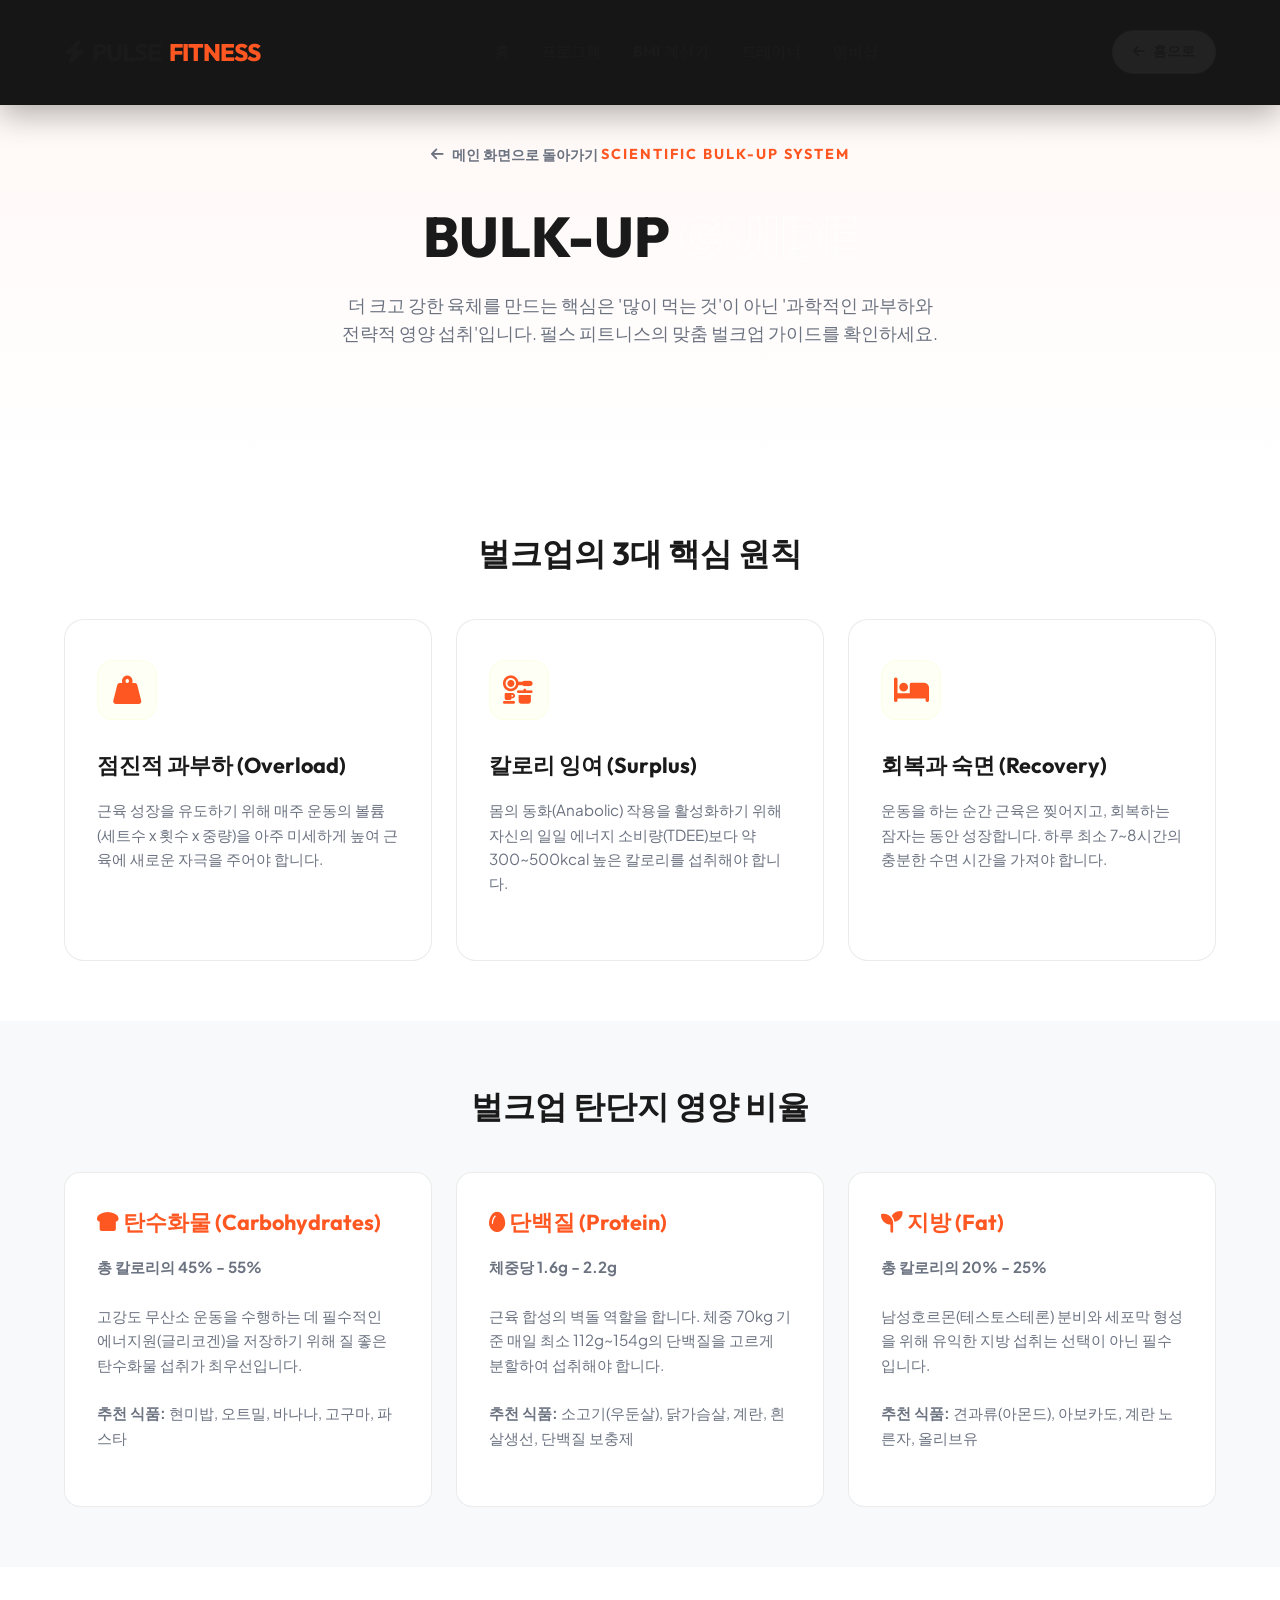
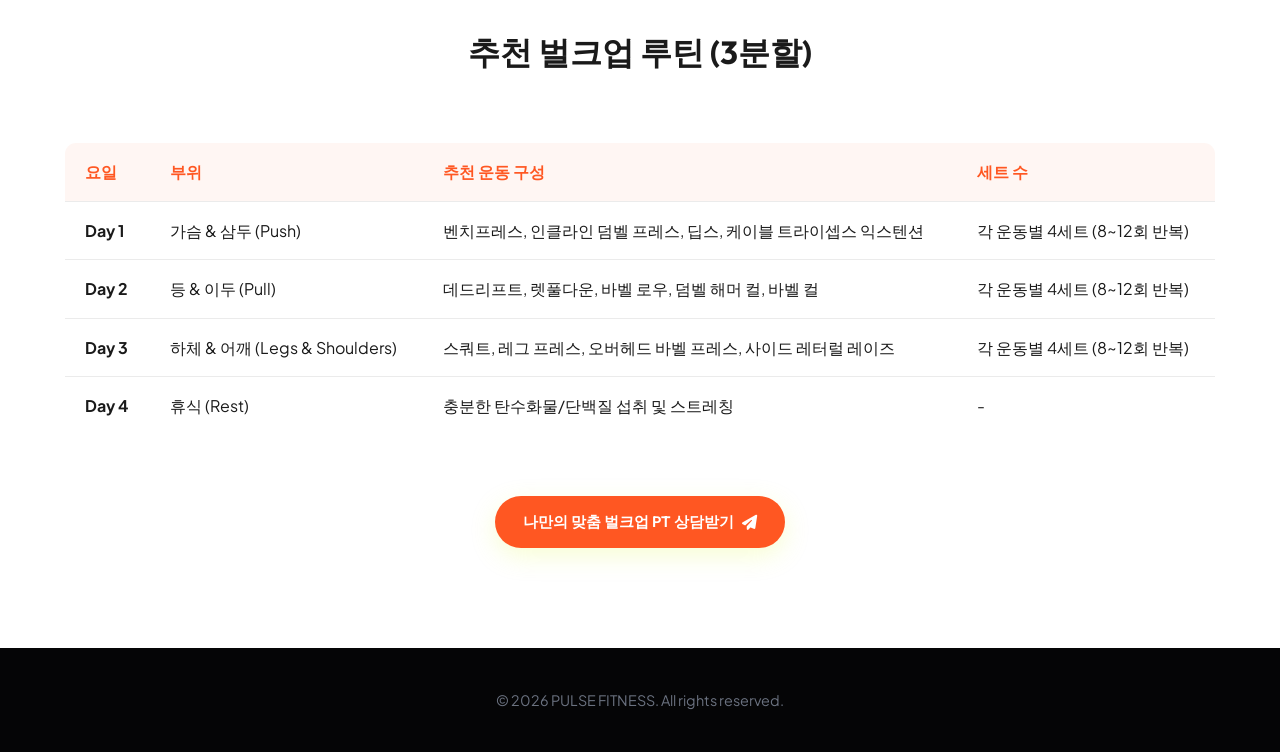
<file: bulkup.html>
<!DOCTYPE html>
<html lang="ko">
<head>
    <meta charset="UTF-8">
    <meta name="viewport" content="width=device-width, initial-scale=1.0">
    <title>PULSE BULK-UP GUIDE - 과학적인 벌크업 가이드</title>
    <!-- FontAwesome CSS -->
    <link rel="stylesheet" href="https://cdnjs.cloudflare.com/ajax/libs/font-awesome/6.4.0/css/all.min.css">
    <!-- Custom CSS -->
    <link rel="stylesheet" href="styles.css">
    <style>
        /* Override primary accent to electric orange for bulking energy */
        :root {
            --color-accent: #ff5722;
            --color-accent-rgb: 255, 87, 34;
            --color-accent-dark: #d32f2f;
            --border-color-hover: rgba(255, 87, 34, 0.3);
        }
        
        .guide-hero {
            padding: 140px 0 80px;
            background: linear-gradient(180deg, rgba(255, 87, 34, 0.05) 0%, transparent 100%);
            text-align: center;
        }
        
        .guide-subtitle {
            color: var(--color-accent);
            text-transform: uppercase;
            font-family: var(--font-heading);
            font-weight: 700;
            letter-spacing: 2px;
            font-size: 0.9rem;
            margin-bottom: 16px;
        }

        .guide-title {
            font-family: var(--font-heading);
            font-size: 3.5rem;
            font-weight: 800;
            line-height: 1.1;
            margin-bottom: 24px;
        }
        
        .guide-title span {
            color: transparent;
            -webkit-text-stroke: 1px rgba(255, 255, 255, 0.8);
        }

        .guide-desc {
            max-width: 600px;
            margin: 0 auto 40px;
            color: var(--color-text-muted);
            font-size: 1.1rem;
        }

        .back-home {
            display: inline-flex;
            align-items: center;
            gap: 8px;
            color: var(--color-text-muted);
            font-weight: 600;
            margin-bottom: 40px;
            font-size: 0.9rem;
        }
        
        .back-home:hover {
            color: var(--color-accent);
        }

        .guide-section-title {
            font-family: var(--font-heading);
            font-size: 2rem;
            font-weight: 700;
            margin-bottom: 40px;
            text-align: center;
        }

        /* Routine Grid */
        .routine-table {
            width: 100%;
            border-collapse: collapse;
            margin-top: 24px;
            background: var(--bg-card);
            border: 1px solid var(--border-color);
            border-radius: 12px;
            overflow: hidden;
        }

        .routine-table th, .routine-table td {
            padding: 16px 20px;
            text-align: left;
            border-bottom: 1px solid var(--border-color);
        }

        .routine-table th {
            background: rgba(255, 87, 34, 0.05);
            font-weight: 700;
            color: var(--color-accent);
        }

        .routine-table tr:last-child td {
            border-bottom: none;
        }

        .nutrition-card {
            background: var(--bg-card);
            border: 1px solid var(--border-color);
            border-radius: 16px;
            padding: 32px;
            height: 100%;
            transition: var(--transition-smooth);
        }
        
        .nutrition-card:hover {
            border-color: var(--color-accent);
            transform: translateY(-4px);
        }
    </style>
</head>
<body>

    <!-- Header / Navigation -->
    <header class="scrolled">
        <div class="container nav-container">
            <a href="index.html" class="logo">
                <i class="fa-solid fa-bolt"></i> PULSE <span>FITNESS</span>
            </a>
            <nav class="nav-links">
                <a href="index.html#hero">홈</a>
                <a href="index.html#programs">프로그램</a>
                <a href="index.html#bmi">BMI 계산기</a>
                <a href="index.html#trainers">트레이너</a>
                <a href="index.html#pricing">멤버십</a>
            </nav>
            <div class="nav-cta">
                <a href="index.html" class="btn btn-secondary" style="padding: 10px 20px; font-size: 0.85rem;"><i class="fa-solid fa-arrow-left"></i> 홈으로</a>
            </div>
        </div>
    </header>

    <!-- Guide Hero -->
    <section class="guide-hero">
        <div class="container">
            <a href="index.html" class="back-home"><i class="fa-solid fa-arrow-left"></i> 메인 화면으로 돌아가기</a>
            <span class="guide-subtitle">Scientific Bulk-Up System</span>
            <h1 class="guide-title">BULK-UP <span>GUIDE</span></h1>
            <p class="guide-desc">
                더 크고 강한 육체를 만드는 핵심은 '많이 먹는 것'이 아닌 '과학적인 과부하와 전략적 영양 섭취'입니다. 펄스 피트니스의 맞춤 벌크업 가이드를 확인하세요.
            </p>
        </div>
    </section>

    <!-- Core Rules Section -->
    <section style="padding: 60px 0;">
        <div class="container">
            <h2 class="guide-section-title">벌크업의 3대 핵심 원칙</h2>
            <div class="programs-grid">
                <!-- Rule 1 -->
                <div class="program-card reveal active">
                    <div class="program-icon">
                        <i class="fa-solid fa-weight-hanging"></i>
                    </div>
                    <h3 class="program-title">점진적 과부하 (Overload)</h3>
                    <p class="program-desc">
                        근육 성장을 유도하기 위해 매주 운동의 볼륨(세트수 x 횟수 x 중량)을 아주 미세하게 높여 근육에 새로운 자극을 주어야 합니다.
                    </p>
                </div>
                <!-- Rule 2 -->
                <div class="program-card reveal active" style="transition-delay: 0.1s;">
                    <div class="program-icon">
                        <i class="fa-solid fa-kitchen-set"></i>
                    </div>
                    <h3 class="program-title">칼로리 잉여 (Surplus)</h3>
                    <p class="program-desc">
                        몸의 동화(Anabolic) 작용을 활성화하기 위해 자신의 일일 에너지 소비량(TDEE)보다 약 300~500kcal 높은 칼로리를 섭취해야 합니다.
                    </p>
                </div>
                <!-- Rule 3 -->
                <div class="program-card reveal active" style="transition-delay: 0.2s;">
                    <div class="program-icon">
                        <i class="fa-solid fa-bed"></i>
                    </div>
                    <h3 class="program-title">회복과 숙면 (Recovery)</h3>
                    <p class="program-desc">
                        운동을 하는 순간 근육은 찢어지고, 회복하는 잠자는 동안 성장합니다. 하루 최소 7~8시간의 충분한 수면 시간을 가져야 합니다.
                    </p>
                </div>
            </div>
        </div>
    </section>

    <!-- Nutrition Plan Section -->
    <section style="padding: 60px 0; background: var(--bg-secondary);">
        <div class="container">
            <h2 class="guide-section-title">벌크업 탄단지 영양 비율</h2>
            <div class="programs-grid" style="grid-template-columns: repeat(auto-fit, minmax(320px, 1fr));">
                <!-- Nutrition Card 1 -->
                <div class="nutrition-card reveal active">
                    <h3 class="program-title" style="color: var(--color-accent);"><i class="fa-solid fa-bread-slice"></i> 탄수화물 (Carbohydrates)</h3>
                    <p class="program-desc" style="font-size: 0.95rem;">
                        <strong>총 칼로리의 45% - 55%</strong><br><br>
                        고강도 무산소 운동을 수행하는 데 필수적인 에너지원(글리코겐)을 저장하기 위해 질 좋은 탄수화물 섭취가 최우선입니다.<br><br>
                        <strong>추천 식품:</strong> 현미밥, 오트밀, 바나나, 고구마, 파스타
                    </p>
                </div>
                <!-- Nutrition Card 2 -->
                <div class="nutrition-card reveal active" style="transition-delay: 0.1s;">
                    <h3 class="program-title" style="color: var(--color-accent);"><i class="fa-solid fa-egg"></i> 단백질 (Protein)</h3>
                    <p class="program-desc" style="font-size: 0.95rem;">
                        <strong>체중당 1.6g - 2.2g</strong><br><br>
                        근육 합성의 벽돌 역할을 합니다. 체중 70kg 기준 매일 최소 112g~154g의 단백질을 고르게 분할하여 섭취해야 합니다.<br><br>
                        <strong>추천 식품:</strong> 소고기(우둔살), 닭가슴살, 계란, 흰살생선, 단백질 보충제
                    </p>
                </div>
                <!-- Nutrition Card 3 -->
                <div class="nutrition-card reveal active" style="transition-delay: 0.2s;">
                    <h3 class="program-title" style="color: var(--color-accent);"><i class="fa-solid fa-seedling"></i> 지방 (Fat)</h3>
                    <p class="program-desc" style="font-size: 0.95rem;">
                        <strong>총 칼로리의 20% - 25%</strong><br><br>
                        남성호르몬(테스토스테론) 분비와 세포막 형성을 위해 유익한 지방 섭취는 선택이 아닌 필수입니다.<br><br>
                        <strong>추천 식품:</strong> 견과류(아몬드), 아보카도, 계란 노른자, 올리브유
                    </p>
                </div>
            </div>
        </div>
    </section>

    <!-- Workout Routine Section -->
    <section style="padding: 60px 0 100px;">
        <div class="container">
            <h2 class="guide-section-title">추천 벌크업 루틴 (3분할)</h2>
            <div style="overflow-x: auto;">
                <table class="routine-table">
                    <thead>
                        <tr>
                            <th>요일</th>
                            <th>부위</th>
                            <th>추천 운동 구성</th>
                            <th>세트 수</th>
                        </tr>
                    </thead>
                    <tbody>
                        <tr>
                            <td><strong>Day 1</strong></td>
                            <td>가슴 & 삼두 (Push)</td>
                            <td>벤치프레스, 인클라인 덤벨 프레스, 딥스, 케이블 트라이셉스 익스텐션</td>
                            <td>각 운동별 4세트 (8~12회 반복)</td>
                        </tr>
                        <tr>
                            <td><strong>Day 2</strong></td>
                            <td>등 & 이두 (Pull)</td>
                            <td>데드리프트, 렛풀다운, 바벨 로우, 덤벨 해머 컬, 바벨 컬</td>
                            <td>각 운동별 4세트 (8~12회 반복)</td>
                        </tr>
                        <tr>
                            <td><strong>Day 3</strong></td>
                            <td>하체 & 어깨 (Legs & Shoulders)</td>
                            <td>스쿼트, 레그 프레스, 오버헤드 바벨 프레스, 사이드 레터럴 레이즈</td>
                            <td>각 운동별 4세트 (8~12회 반복)</td>
                        </tr>
                        <tr>
                            <td><strong>Day 4</strong></td>
                            <td>휴식 (Rest)</td>
                            <td>충분한 탄수화물/단백질 섭취 및 스트레칭</td>
                            <td>-</td>
                        </tr>
                    </tbody>
                </table>
            </div>
            <div style="text-align: center; margin-top: 60px;">
                <a href="index.html#contact" class="btn btn-primary">나만의 맞춤 벌크업 PT 상담받기 <i class="fa-solid fa-paper-plane"></i></a>
            </div>
        </div>
    </section>

    <!-- Footer -->
    <footer style="background-color: #050506; border-top: 1px solid var(--border-color); padding: 40px 0;">
        <div class="container" style="text-align: center; color: var(--color-text-muted); font-size: 0.9rem;">
            <p>&copy; 2026 PULSE FITNESS. All rights reserved.</p>
        </div>
    </footer>

</body>
</html>
</file>
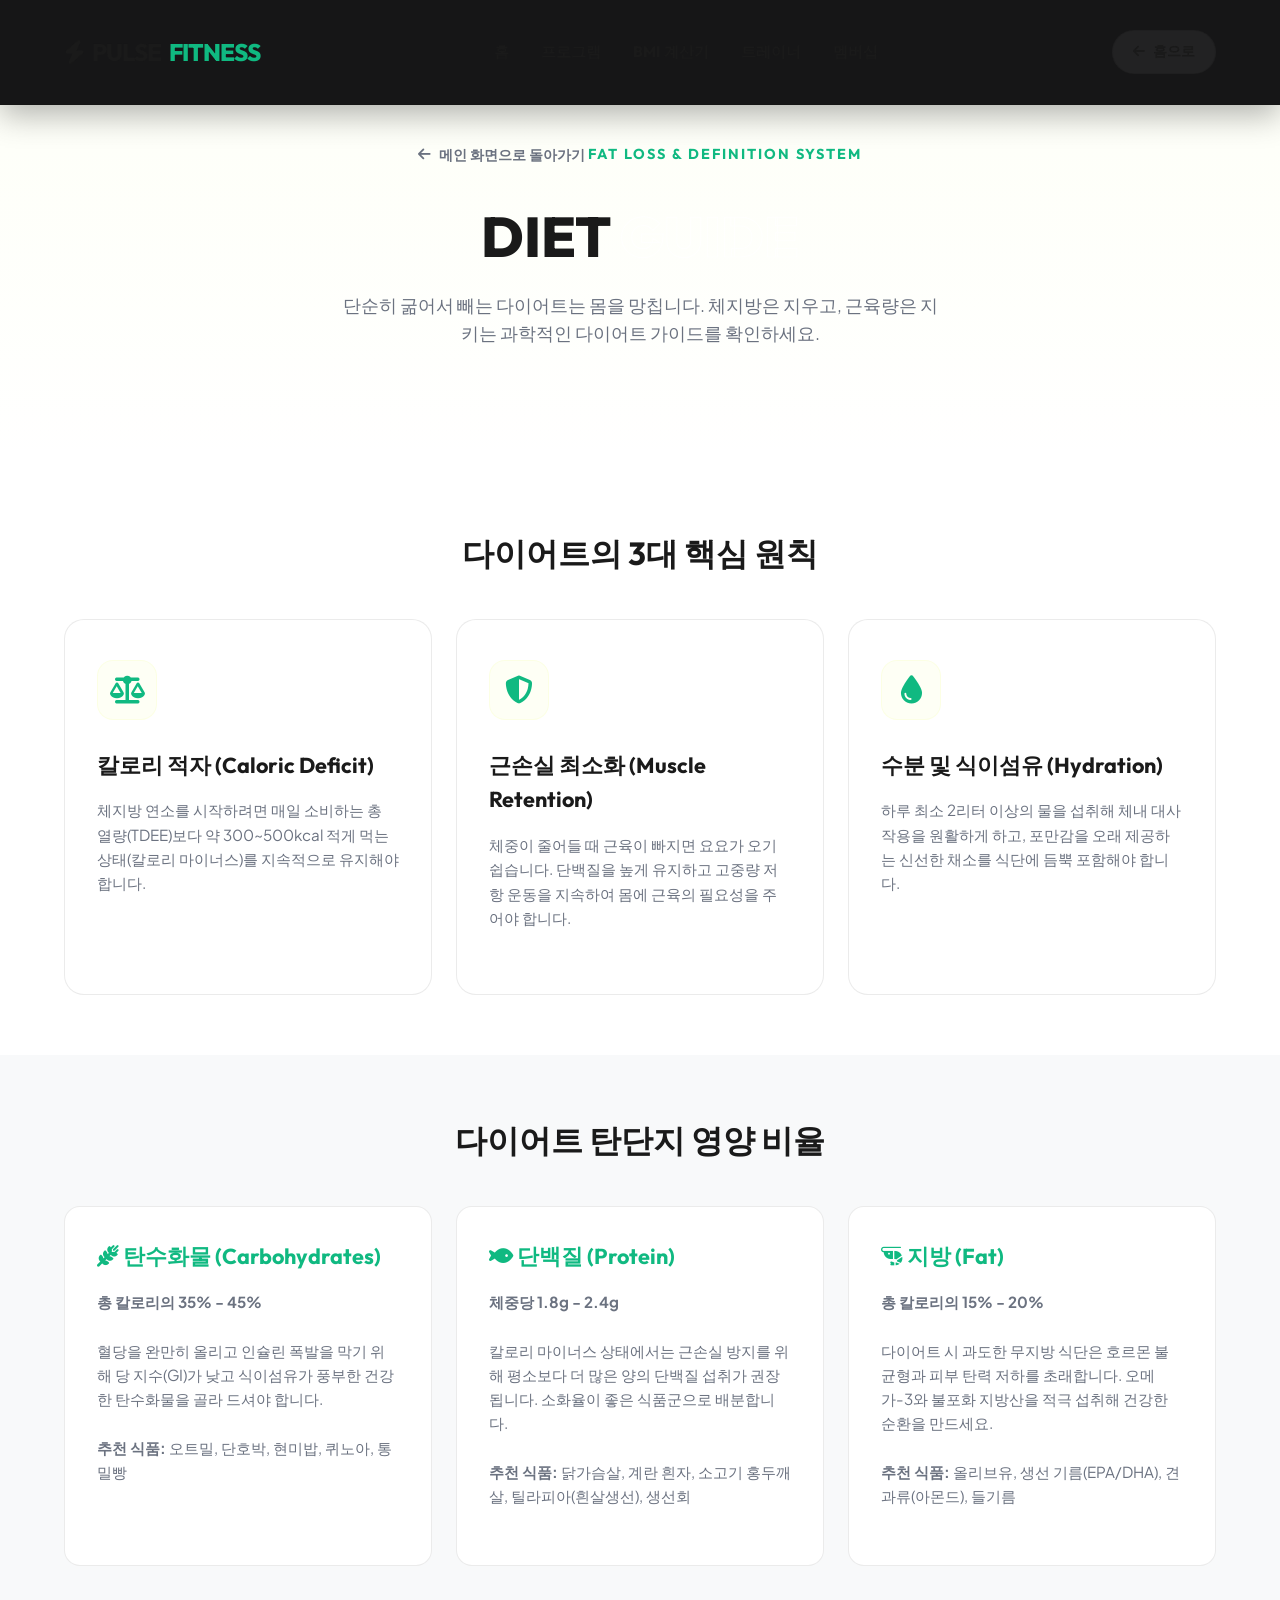
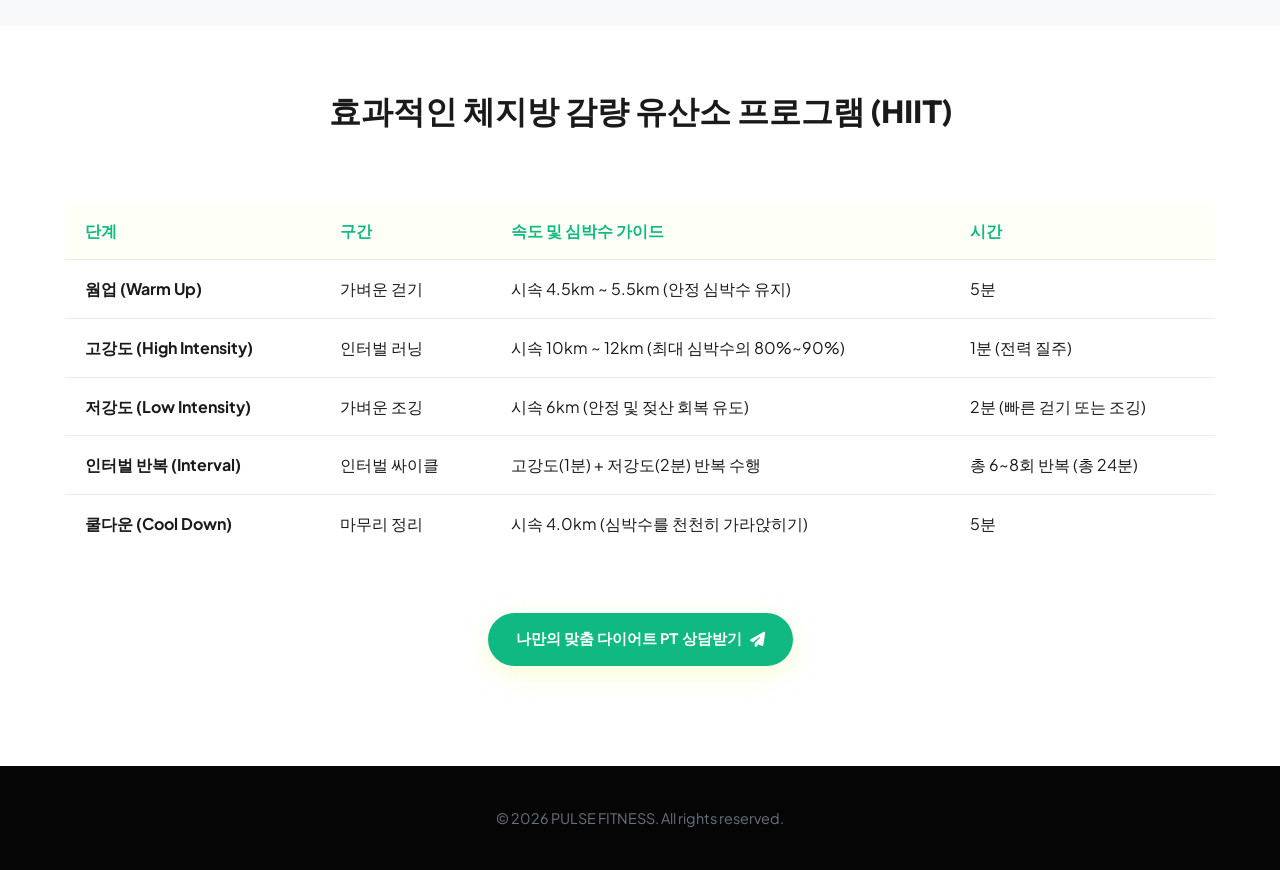
<file: diet.html>
<!DOCTYPE html>
<html lang="ko">
<head>
    <meta charset="UTF-8">
    <meta name="viewport" content="width=device-width, initial-scale=1.0">
    <title>PULSE DIET GUIDE - 지속 가능한 다이어트 가이드</title>
    <!-- FontAwesome CSS -->
    <link rel="stylesheet" href="https://cdnjs.cloudflare.com/ajax/libs/font-awesome/6.4.0/css/all.min.css">
    <!-- Custom CSS -->
    <link rel="stylesheet" href="styles.css">
    <style>
        /* Keep standard neon lime color for fresh health theme */
        .guide-hero {
            padding: 140px 0 80px;
            background: linear-gradient(180deg, rgba(226, 253, 82, 0.05) 0%, transparent 100%);
            text-align: center;
        }
        
        .guide-subtitle {
            color: var(--color-accent);
            text-transform: uppercase;
            font-family: var(--font-heading);
            font-weight: 700;
            letter-spacing: 2px;
            font-size: 0.9rem;
            margin-bottom: 16px;
        }

        .guide-title {
            font-family: var(--font-heading);
            font-size: 3.5rem;
            font-weight: 800;
            line-height: 1.1;
            margin-bottom: 24px;
        }
        
        .guide-title span {
            color: transparent;
            -webkit-text-stroke: 1px rgba(255, 255, 255, 0.8);
        }

        .guide-desc {
            max-width: 600px;
            margin: 0 auto 40px;
            color: var(--color-text-muted);
            font-size: 1.1rem;
        }

        .back-home {
            display: inline-flex;
            align-items: center;
            gap: 8px;
            color: var(--color-text-muted);
            font-weight: 600;
            margin-bottom: 40px;
            font-size: 0.9rem;
        }
        
        .back-home:hover {
            color: var(--color-accent);
        }

        .guide-section-title {
            font-family: var(--font-heading);
            font-size: 2rem;
            font-weight: 700;
            margin-bottom: 40px;
            text-align: center;
        }

        /* Routine Grid */
        .routine-table {
            width: 100%;
            border-collapse: collapse;
            margin-top: 24px;
            background: var(--bg-card);
            border: 1px solid var(--border-color);
            border-radius: 12px;
            overflow: hidden;
        }

        .routine-table th, .routine-table td {
            padding: 16px 20px;
            text-align: left;
            border-bottom: 1px solid var(--border-color);
        }

        .routine-table th {
            background: rgba(226, 253, 82, 0.05);
            font-weight: 700;
            color: var(--color-accent);
        }

        .routine-table tr:last-child td {
            border-bottom: none;
        }

        .nutrition-card {
            background: var(--bg-card);
            border: 1px solid var(--border-color);
            border-radius: 16px;
            padding: 32px;
            height: 100%;
            transition: var(--transition-smooth);
        }
        
        .nutrition-card:hover {
            border-color: var(--color-accent);
            transform: translateY(-4px);
        }
    </style>
</head>
<body>

    <!-- Header / Navigation -->
    <header class="scrolled">
        <div class="container nav-container">
            <a href="index.html" class="logo">
                <i class="fa-solid fa-bolt"></i> PULSE <span>FITNESS</span>
            </a>
            <nav class="nav-links">
                <a href="index.html#hero">홈</a>
                <a href="index.html#programs">프로그램</a>
                <a href="index.html#bmi">BMI 계산기</a>
                <a href="index.html#trainers">트레이너</a>
                <a href="index.html#pricing">멤버십</a>
            </nav>
            <div class="nav-cta">
                <a href="index.html" class="btn btn-secondary" style="padding: 10px 20px; font-size: 0.85rem;"><i class="fa-solid fa-arrow-left"></i> 홈으로</a>
            </div>
        </div>
    </header>

    <!-- Guide Hero -->
    <section class="guide-hero">
        <div class="container">
            <a href="index.html" class="back-home"><i class="fa-solid fa-arrow-left"></i> 메인 화면으로 돌아가기</a>
            <span class="guide-subtitle">Fat Loss & Definition System</span>
            <h1 class="guide-title">DIET <span>GUIDE</span></h1>
            <p class="guide-desc">
                단순히 굶어서 빼는 다이어트는 몸을 망칩니다. 체지방은 지우고, 근육량은 지키는 과학적인 다이어트 가이드를 확인하세요.
            </p>
        </div>
    </section>

    <!-- Core Rules Section -->
    <section style="padding: 60px 0;">
        <div class="container">
            <h2 class="guide-section-title">다이어트의 3대 핵심 원칙</h2>
            <div class="programs-grid">
                <!-- Rule 1 -->
                <div class="program-card reveal active">
                    <div class="program-icon">
                        <i class="fa-solid fa-scale-balanced"></i>
                    </div>
                    <h3 class="program-title">칼로리 적자 (Caloric Deficit)</h3>
                    <p class="program-desc">
                        체지방 연소를 시작하려면 매일 소비하는 총 열량(TDEE)보다 약 300~500kcal 적게 먹는 상태(칼로리 마이너스)를 지속적으로 유지해야 합니다.
                    </p>
                </div>
                <!-- Rule 2 -->
                <div class="program-card reveal active" style="transition-delay: 0.1s;">
                    <div class="program-icon">
                        <i class="fa-solid fa-shield-halved"></i>
                    </div>
                    <h3 class="program-title">근손실 최소화 (Muscle Retention)</h3>
                    <p class="program-desc">
                        체중이 줄어들 때 근육이 빠지면 요요가 오기 쉽습니다. 단백질을 높게 유지하고 고중량 저항 운동을 지속하여 몸에 근육의 필요성을 주어야 합니다.
                    </p>
                </div>
                <!-- Rule 3 -->
                <div class="program-card reveal active" style="transition-delay: 0.2s;">
                    <div class="program-icon">
                        <i class="fa-solid fa-droplet"></i>
                    </div>
                    <h3 class="program-title">수분 및 식이섬유 (Hydration)</h3>
                    <p class="program-desc">
                        하루 최소 2리터 이상의 물을 섭취해 체내 대사 작용을 원활하게 하고, 포만감을 오래 제공하는 신선한 채소를 식단에 듬뿍 포함해야 합니다.
                    </p>
                </div>
            </div>
        </div>
    </section>

    <!-- Nutrition Plan Section -->
    <section style="padding: 60px 0; background: var(--bg-secondary);">
        <div class="container">
            <h2 class="guide-section-title">다이어트 탄단지 영양 비율</h2>
            <div class="programs-grid" style="grid-template-columns: repeat(auto-fit, minmax(320px, 1fr));">
                <!-- Nutrition Card 1 -->
                <div class="nutrition-card reveal active">
                    <h3 class="program-title" style="color: var(--color-accent);"><i class="fa-solid fa-wheat-awn"></i> 탄수화물 (Carbohydrates)</h3>
                    <p class="program-desc" style="font-size: 0.95rem;">
                        <strong>총 칼로리의 35% - 45%</strong><br><br>
                        혈당을 완만히 올리고 인슐린 폭발을 막기 위해 당 지수(GI)가 낮고 식이섬유가 풍부한 건강한 탄수화물을 골라 드셔야 합니다.<br><br>
                        <strong>추천 식품:</strong> 오트밀, 단호박, 현미밥, 퀴노아, 통밀빵
                    </p>
                </div>
                <!-- Nutrition Card 2 -->
                <div class="nutrition-card reveal active" style="transition-delay: 0.1s;">
                    <h3 class="program-title" style="color: var(--color-accent);"><i class="fa-solid fa-fish"></i> 단백질 (Protein)</h3>
                    <p class="program-desc" style="font-size: 0.95rem;">
                        <strong>체중당 1.8g - 2.4g</strong><br><br>
                        칼로리 마이너스 상태에서는 근손실 방지를 위해 평소보다 더 많은 양의 단백질 섭취가 권장됩니다. 소화율이 좋은 식품군으로 배분합니다.<br><br>
                        <strong>추천 식품:</strong> 닭가슴살, 계란 흰자, 소고기 홍두깨살, 틸라피아(흰살생선), 생선회
                    </p>
                </div>
                <!-- Nutrition Card 3 -->
                <div class="nutrition-card reveal active" style="transition-delay: 0.2s;">
                    <h3 class="program-title" style="color: var(--color-accent);"><i class="fa-solid fa-shrimp"></i> 지방 (Fat)</h3>
                    <p class="program-desc" style="font-size: 0.95rem;">
                        <strong>총 칼로리의 15% - 20%</strong><br><br>
                        다이어트 시 과도한 무지방 식단은 호르몬 불균형과 피부 탄력 저하를 초래합니다. 오메가-3와 불포화 지방산을 적극 섭취해 건강한 순환을 만드세요.<br><br>
                        <strong>추천 식품:</strong> 올리브유, 생선 기름(EPA/DHA), 견과류(아몬드), 들기름
                    </p>
                </div>
            </div>
        </div>
    </section>

    <!-- Cardio Routine Section -->
    <section style="padding: 60px 0 100px;">
        <div class="container">
            <h2 class="guide-section-title">효과적인 체지방 감량 유산소 프로그램 (HIIT)</h2>
            <div style="overflow-x: auto;">
                <table class="routine-table">
                    <thead>
                        <tr>
                            <th>단계</th>
                            <th>구간</th>
                            <th>속도 및 심박수 가이드</th>
                            <th>시간</th>
                        </tr>
                    </thead>
                    <tbody>
                        <tr>
                            <td><strong>웜업 (Warm Up)</strong></td>
                            <td>가벼운 걷기</td>
                            <td>시속 4.5km ~ 5.5km (안정 심박수 유지)</td>
                            <td>5분</td>
                        </tr>
                        <tr>
                            <td><strong>고강도 (High Intensity)</strong></td>
                            <td>인터벌 러닝</td>
                            <td>시속 10km ~ 12km (최대 심박수의 80%~90%)</td>
                            <td>1분 (전력 질주)</td>
                        </tr>
                        <tr>
                            <td><strong>저강도 (Low Intensity)</strong></td>
                            <td>가벼운 조깅</td>
                            <td>시속 6km (안정 및 젖산 회복 유도)</td>
                            <td>2분 (빠른 걷기 또는 조깅)</td>
                        </tr>
                        <tr>
                            <td><strong>인터벌 반복 (Interval)</strong></td>
                            <td>인터벌 싸이클</td>
                            <td>고강도(1분) + 저강도(2분) 반복 수행</td>
                            <td>총 6~8회 반복 (총 24분)</td>
                        </tr>
                        <tr>
                            <td><strong>쿨다운 (Cool Down)</strong></td>
                            <td>마무리 정리</td>
                            <td>시속 4.0km (심박수를 천천히 가라앉히기)</td>
                            <td>5분</td>
                        </tr>
                    </tbody>
                </table>
            </div>
            <div style="text-align: center; margin-top: 60px;">
                <a href="index.html#contact" class="btn btn-primary">나만의 맞춤 다이어트 PT 상담받기 <i class="fa-solid fa-paper-plane"></i></a>
            </div>
        </div>
    </section>

    <!-- Footer -->
    <footer style="background-color: #050506; border-top: 1px solid var(--border-color); padding: 40px 0;">
        <div class="container" style="text-align: center; color: var(--color-text-muted); font-size: 0.9rem;">
            <p>&copy; 2026 PULSE FITNESS. All rights reserved.</p>
        </div>
    </footer>

</body>
</html>
</file>
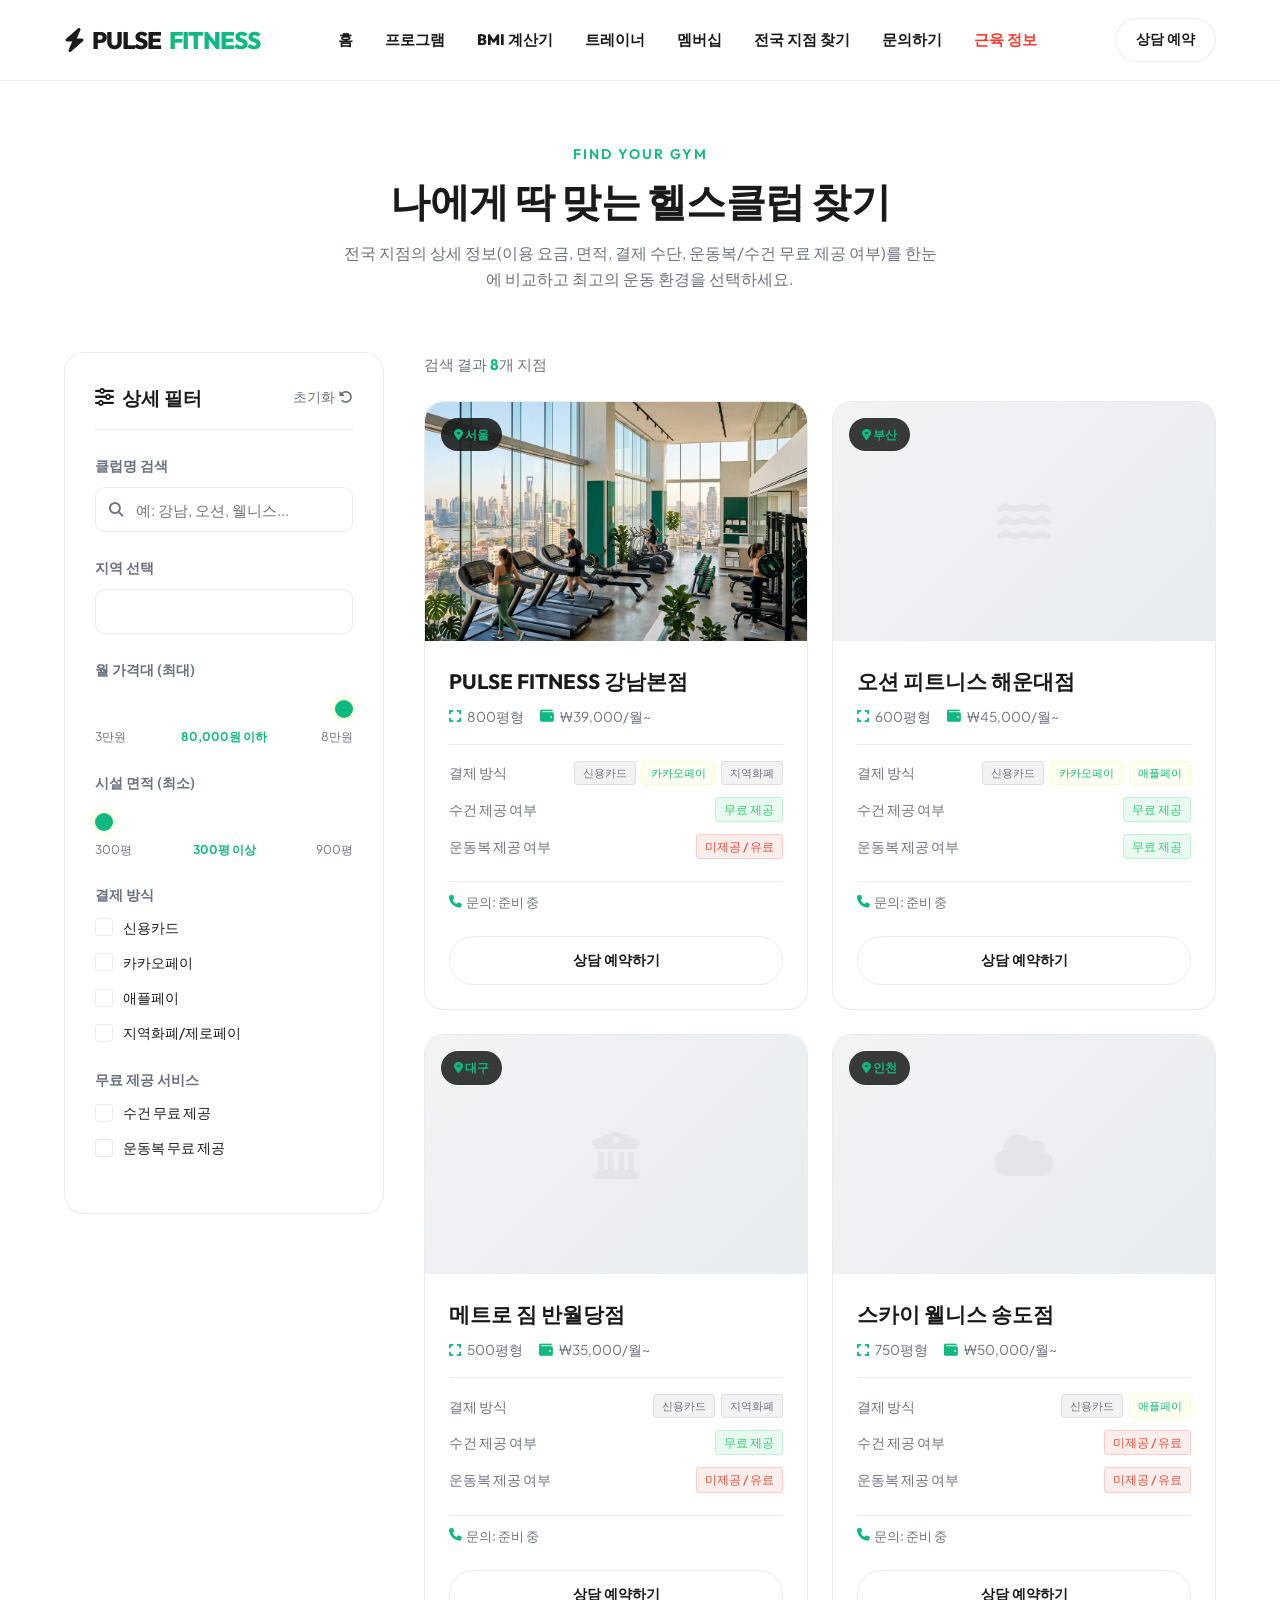
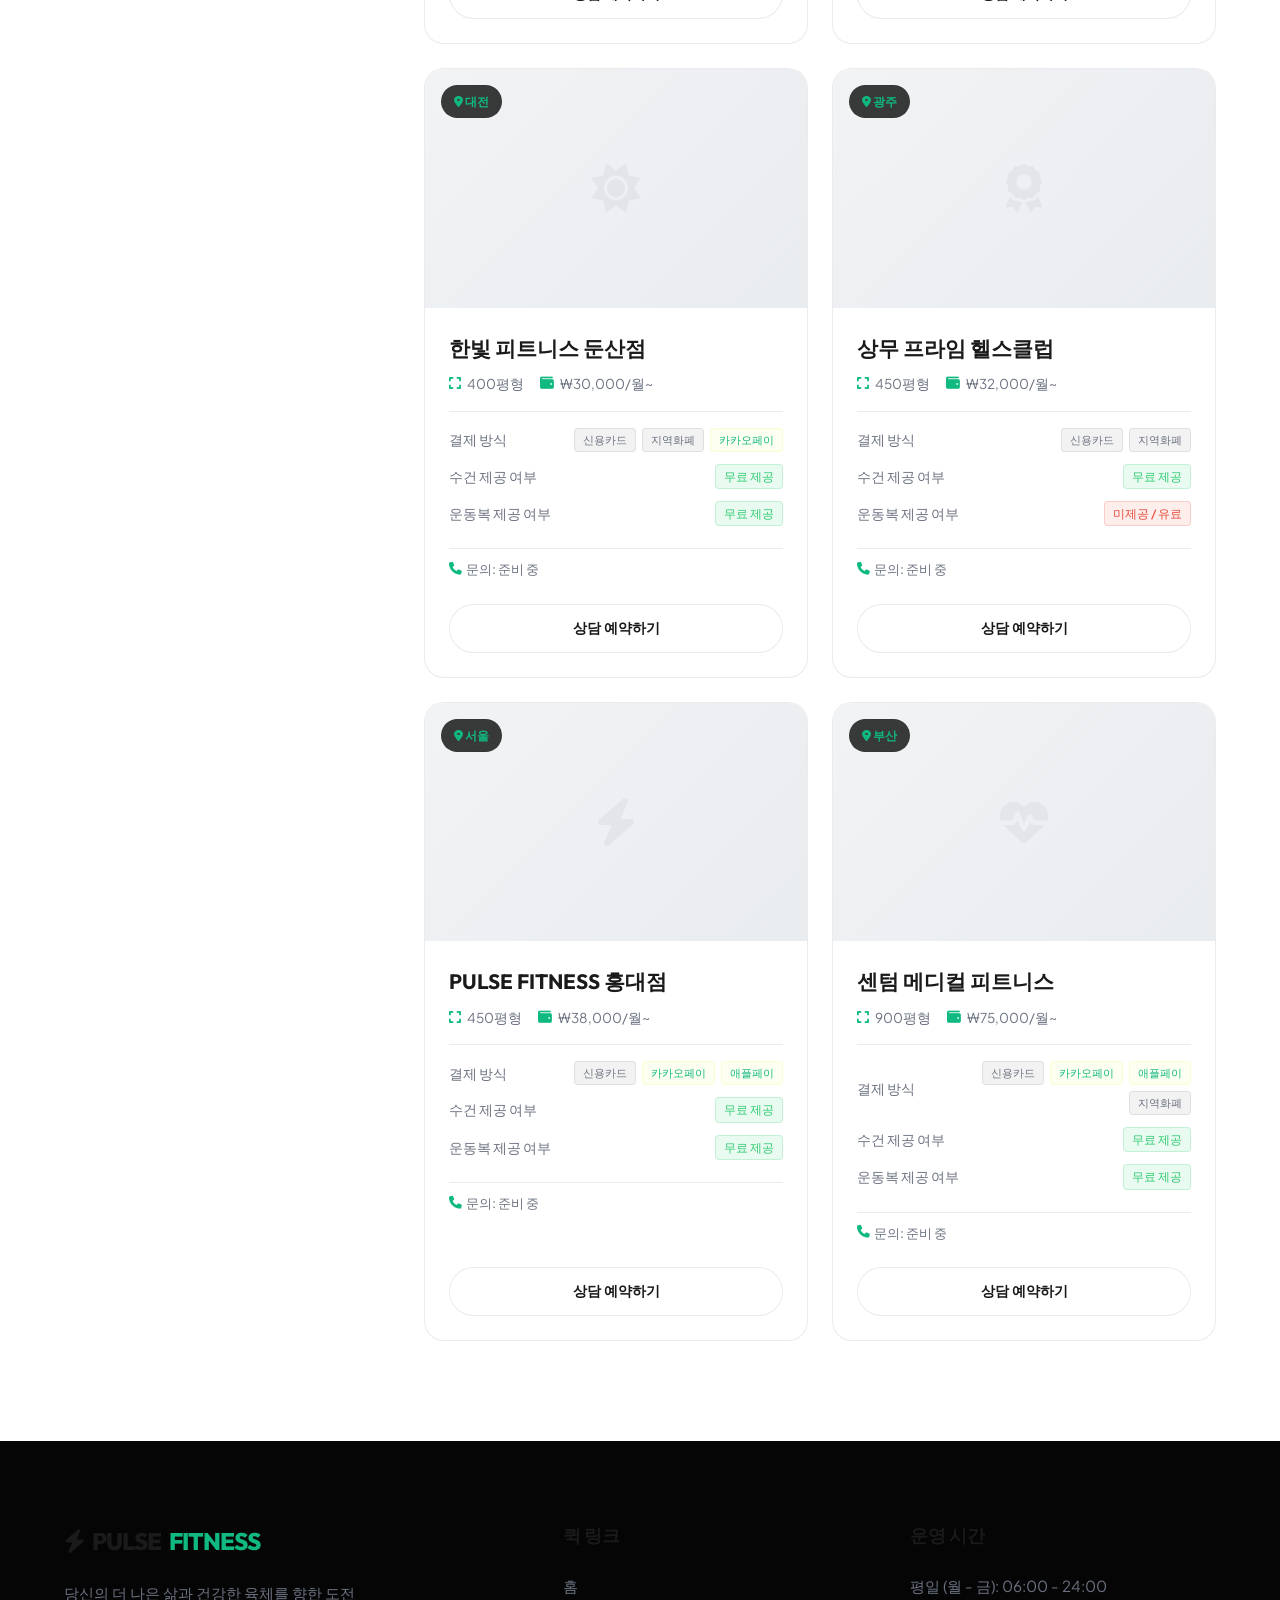
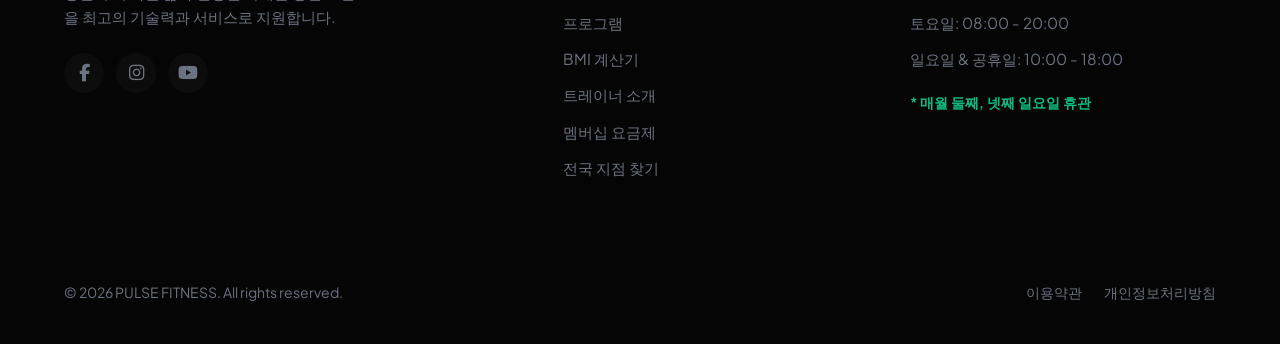
<file: gyms.html>
<!DOCTYPE html>
<html lang="ko">
<head>
    <meta charset="UTF-8">
    <meta name="viewport" content="width=device-width, initial-scale=1.0">
    <title>PULSE FITNESS - 전국 지점 찾기</title>
    <meta name="description" content="전국의 PULSE FITNESS 지점 및 제휴 헬스클럽을 가격, 시설 면적, 결제 방식, 서비스 제공 여부(수건/운동복)에 맞게 검색하고 비교해보세요.">
    <!-- FontAwesome CSS -->
    <link rel="stylesheet" href="https://cdnjs.cloudflare.com/ajax/libs/font-awesome/6.4.0/css/all.min.css">
    <!-- Main styles.css -->
    <link rel="stylesheet" href="styles.css">
    <!-- gyms.html Specific CSS -->
    <link rel="stylesheet" href="gyms.css">
</head>
<body>

    <!-- Header / Navigation -->
    <header class="scrolled">
        <div class="container nav-container">
            <a href="index.html" class="logo">
                <i class="fa-solid fa-bolt"></i> PULSE <span>FITNESS</span>
            </a>
            <nav class="nav-links" id="navLinks">
                <a href="index.html#hero">홈</a>
                <a href="index.html#programs">프로그램</a>
                <a href="index.html#bmi">BMI 계산기</a>
                <a href="index.html#trainers">트레이너</a>
                <a href="index.html#pricing">멤버십</a>
                <a href="gyms.html" class="active">전국 지점 찾기</a>
                <a href="index.html#contact">문의하기</a>
                <a href="muscle.html" class="muscle-link">근육 정보</a>
            </nav>
            <div class="nav-cta">
                <a href="index.html#contact" class="btn btn-secondary" style="padding: 10px 20px; font-size: 0.85rem;">상담 예약</a>
            </div>
            <button class="menu-toggle" id="menuToggle" aria-label="메뉴 토글">
                <i class="fa-solid fa-bars"></i>
            </button>
        </div>
    </header>

    <!-- Gym Search & Filter Section -->
    <section class="gym-search-section">
        <div class="container">
            <div class="section-header reveal">
                <span class="section-subtitle">FIND YOUR GYM</span>
                <h2 class="section-title">나에게 딱 맞는 헬스클럽 찾기</h2>
                <p style="color: var(--color-text-muted); margin-top: 15px; max-width: 600px; margin-left: auto; margin-right: auto;">
                    전국 지점의 상세 정보(이용 요금, 면적, 결제 수단, 운동복/수건 무료 제공 여부)를 한눈에 비교하고 최고의 운동 환경을 선택하세요.
                </p>
            </div>

            <div class="search-layout">
                <!-- Filter Sidebar -->
                <aside class="filter-sidebar reveal">
                    <div class="filter-header">
                        <h3><i class="fa-solid fa-sliders"></i> 상세 필터</h3>
                        <button type="button" class="btn-reset" id="btnResetFilters">초기화 <i class="fa-solid fa-rotate-left"></i></button>
                    </div>

                    <form id="filterForm">
                        <!-- Search Keyword -->
                        <div class="filter-group">
                            <label class="filter-label" for="searchKeyword">클럽명 검색</label>
                            <div class="search-input-wrapper">
                                <input type="text" id="searchKeyword" placeholder="예: 강남, 오션, 웰니스...">
                                <i class="fa-solid fa-magnifying-glass search-icon"></i>
                            </div>
                        </div>

                        <!-- Region Filter -->
                        <div class="filter-group">
                            <label class="filter-label" for="filterRegion">지역 선택</label>
                            <select id="filterRegion" class="filter-select">
                                <option value="all">전체 지역</option>
                                <option value="서울">서울특별시</option>
                                <option value="부산">부산광역시</option>
                                <option value="대구">대구광역시</option>
                                <option value="인천">인천광역시</option>
                                <option value="대전">대전광역시</option>
                                <option value="광주">광주광역시</option>
                            </select>
                        </div>

                        <!-- Price Range -->
                        <div class="filter-group">
                            <label class="filter-label">월 가격대 (최대)</label>
                            <div class="range-slider-wrapper">
                                <input type="range" id="filterPrice" min="30000" max="80000" step="5000" value="80000">
                                <div class="range-values">
                                    <span>3만원</span>
                                    <span id="priceVal" class="active-val">80,000원 이하</span>
                                    <span>8만원</span>
                                </div>
                            </div>
                        </div>

                        <!-- Min Area (Size) -->
                        <div class="filter-group">
                            <label class="filter-label">시설 면적 (최소)</label>
                            <div class="range-slider-wrapper">
                                <input type="range" id="filterArea" min="300" max="900" step="50" value="300">
                                <div class="range-values">
                                    <span>300평</span>
                                    <span id="areaVal" class="active-val">300평 이상</span>
                                    <span>900평</span>
                                </div>
                            </div>
                        </div>

                        <!-- Payment Methods -->
                        <div class="filter-group">
                            <label class="filter-label">결제 방식</label>
                            <div class="checkbox-group">
                                <label class="checkbox-label">
                                    <input type="checkbox" name="payment" value="신용카드">
                                    <span>신용카드</span>
                                </label>
                                <label class="checkbox-label">
                                    <input type="checkbox" name="payment" value="카카오페이">
                                    <span>카카오페이</span>
                                </label>
                                <label class="checkbox-label">
                                    <input type="checkbox" name="payment" value="애플페이">
                                    <span>애플페이</span>
                                </label>
                                <label class="checkbox-label">
                                    <input type="checkbox" name="payment" value="지역화폐">
                                    <span>지역화폐/제로페이</span>
                                </label>
                            </div>
                        </div>

                        <!-- Services (Towel / Clothes) -->
                        <div class="filter-group">
                            <label class="filter-label">무료 제공 서비스</label>
                            <div class="checkbox-group">
                                <label class="checkbox-label">
                                    <input type="checkbox" id="freeTowel" value="towel">
                                    <span>수건 무료 제공</span>
                                </label>
                                <label class="checkbox-label">
                                    <input type="checkbox" id="freeClothes" value="clothes">
                                    <span>운동복 무료 제공</span>
                                </label>
                            </div>
                        </div>
                    </form>
                </aside>

                <!-- Search Results -->
                <main class="results-container">
                    <div class="results-meta">
                        <p>검색 결과 <span id="resultsCount">0</span>개 지점</p>
                    </div>

                    <!-- Gym Cards Grid -->
                    <div class="gyms-grid" id="gymsGrid">
                        <!-- Dynamic content loaded via JS -->
                    </div>

                    <!-- No Results Template -->
                    <div class="no-results" id="noResults">
                        <i class="fa-solid fa-triangle-exclamation"></i>
                        <h3>검색 조건에 맞는 지점이 없습니다.</h3>
                        <p>필터 조건을 변경하거나 초기화 버튼을 눌러 다시 검색해보세요.</p>
                    </div>
                </main>
            </div>
        </div>
    </section>

    <!-- Footer -->
    <footer>
        <div class="container">
            <div class="footer-grid">
                <div class="footer-brand">
                    <a href="index.html" class="logo">
                        <i class="fa-solid fa-bolt"></i> PULSE <span>FITNESS</span>
                    </a>
                    <p>당신의 더 나은 삶과 건강한 육체를 향한 도전을 최고의 기술력과 서비스로 지원합니다.</p>
                    <div class="footer-socials">
                        <a href="#" aria-label="Facebook"><i class="fa-brands fa-facebook-f"></i></a>
                        <a href="#" aria-label="Instagram"><i class="fa-brands fa-instagram"></i></a>
                        <a href="#" aria-label="YouTube"><i class="fa-brands fa-youtube"></i></a>
                    </div>
                </div>
                <div class="footer-col">
                    <h4>퀵 링크</h4>
                    <div class="footer-links">
                        <a href="index.html#hero">홈</a>
                        <a href="index.html#programs">프로그램</a>
                        <a href="index.html#bmi">BMI 계산기</a>
                        <a href="index.html#trainers">트레이너 소개</a>
                        <a href="index.html#pricing">멤버십 요금제</a>
                        <a href="gyms.html">전국 지점 찾기</a>
                    </div>
                </div>
                <div class="footer-col">
                    <h4>운영 시간</h4>
                    <div class="footer-links">
                        <p style="color: var(--color-text-muted); font-size: 0.95rem;">평일 (월 - 금): 06:00 - 24:00</p>
                        <p style="color: var(--color-text-muted); font-size: 0.95rem;">토요일: 08:00 - 20:00</p>
                        <p style="color: var(--color-text-muted); font-size: 0.95rem;">일요일 & 공휴일: 10:00 - 18:00</p>
                        <p style="color: var(--color-accent); font-size: 0.9rem; font-weight: 600; margin-top: 8px;">* 매월 둘째, 넷째 일요일 휴관</p>
                    </div>
                </div>
            </div>
            <div class="footer-bottom">
                <p>&copy; 2026 PULSE FITNESS. All rights reserved.</p>
                <div class="footer-bottom-links">
                    <a href="#" style="margin-right: 20px;">이용약관</a>
                    <a href="#">개인정보처리방침</a>
                </div>
            </div>
        </div>
    </footer>

    <!-- Main JS & Gyms Filter JS -->
    <script src="app.js"></script>
    <script src="gyms.js"></script>
</body>
</html>
</file>
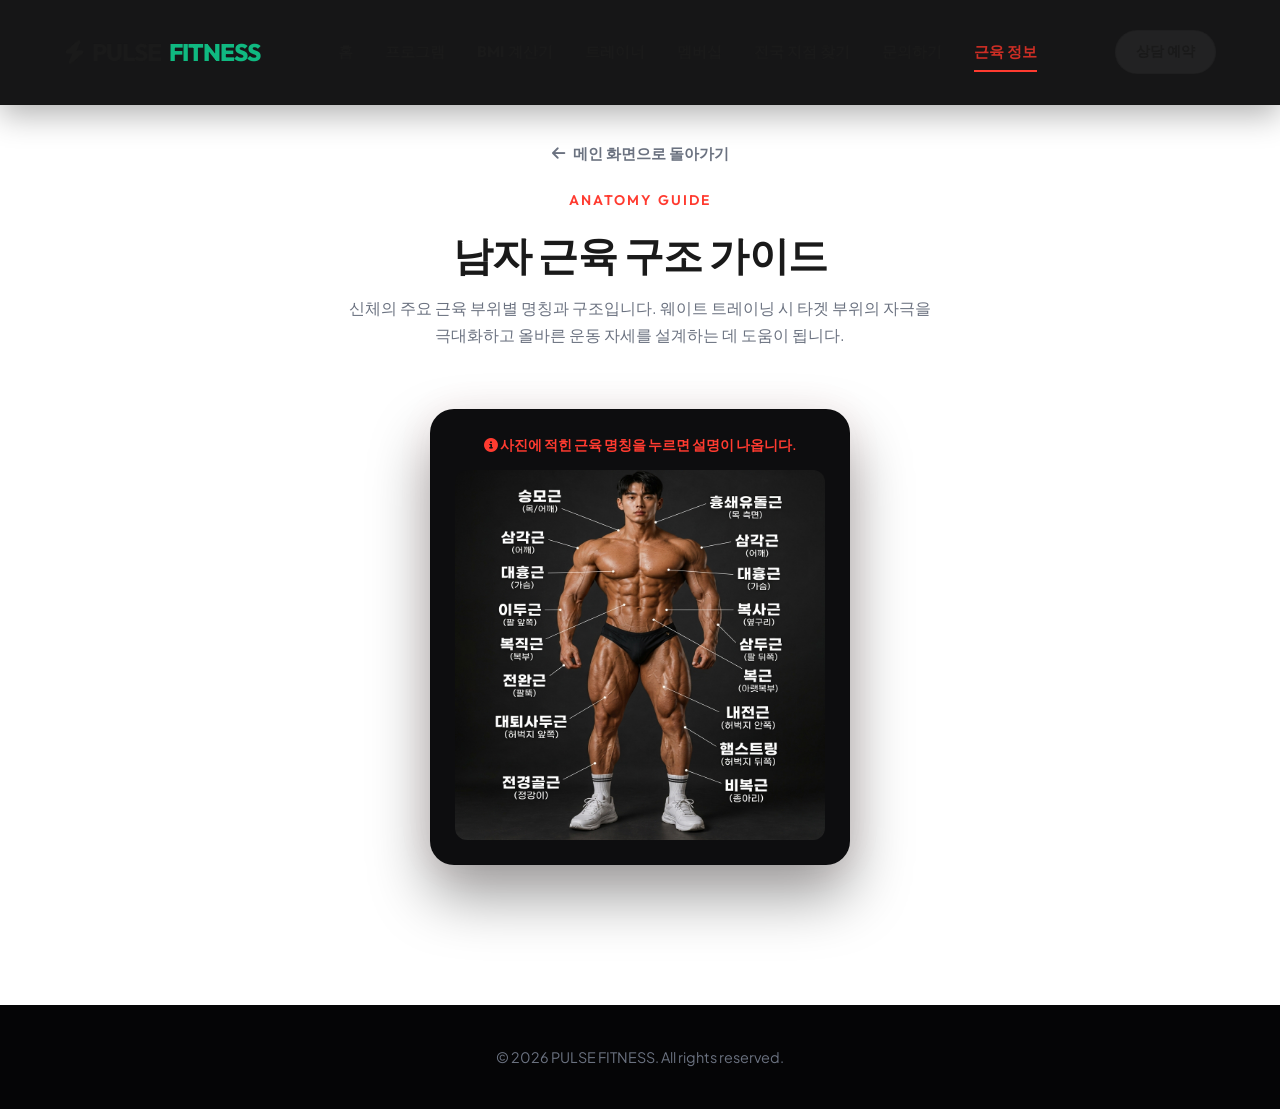
<file: muscle.html>
<!DOCTYPE html>
<html lang="ko">
<head>
    <meta charset="UTF-8">
    <meta name="viewport" content="width=device-width, initial-scale=1.0">
    <title>PULSE FITNESS - 남자 근육 구조 가이드</title>
    <!-- FontAwesome CSS -->
    <link rel="stylesheet" href="https://cdnjs.cloudflare.com/ajax/libs/font-awesome/6.4.0/css/all.min.css">
    <!-- Main styles.css -->
    <link rel="stylesheet" href="styles.css">
    <style>
        .muscle-section {
            padding-top: 140px;
            padding-bottom: 100px;
            text-align: center;
        }
        .muscle-image-container {
            margin: 40px auto;
            max-width: 420px;
            width: 100%;
            border-radius: 24px;
            overflow: hidden;
            box-shadow: 0 30px 60px rgba(0, 0, 0, 0.4), 0 0 40px rgba(239, 68, 68, 0.05);
            border: 1px solid var(--border-color);
            background: #0d0d0f; /* Dark premium background to fit the dark photo */
            padding: 24px;
            transition: var(--transition-smooth);
        }
        .muscle-image-container:hover {
            transform: translateY(-4px);
            box-shadow: 0 35px 70px rgba(0, 0, 0, 0.5), 0 0 50px rgba(239, 68, 68, 0.1);
            border-color: rgba(239, 68, 68, 0.2);
        }
        .muscle-image-container img {
            width: 100%;
            height: auto;
            display: block;
            border-radius: 12px;
        }
        .back-home {
            display: inline-flex;
            align-items: center;
            gap: 8px;
            color: var(--color-text-muted);
            font-weight: 700;
            font-size: 0.95rem;
            margin-bottom: 20px;
            transition: var(--transition-fast);
        }
        .back-home:hover {
            color: var(--color-accent);
            transform: translateX(-4px);
        }
        .hotspot {
            position: absolute;
            cursor: pointer;
            border-radius: 8px;
            border: 2px dashed transparent;
            background-color: rgba(255, 59, 48, 0);
            transition: all 0.25s ease;
        }
        .hotspot:hover {
            border-color: rgba(255, 59, 48, 0.8);
            background-color: rgba(255, 59, 48, 0.15);
            box-shadow: 0 0 15px rgba(255, 59, 48, 0.4);
        }
    </style>
</head>
<body>

    <!-- Header / Navigation -->
    <header class="scrolled">
        <div class="container nav-container">
            <a href="index.html" class="logo">
                <i class="fa-solid fa-bolt"></i> PULSE <span>FITNESS</span>
            </a>
            <nav class="nav-links" id="navLinks">
                <a href="index.html#hero">홈</a>
                <a href="index.html#programs">프로그램</a>
                <a href="index.html#bmi">BMI 계산기</a>
                <a href="index.html#trainers">트레이너</a>
                <a href="index.html#pricing">멤버십</a>
                <a href="gyms.html">전국 지점 찾기</a>
                <a href="index.html#contact">문의하기</a>
                <a href="muscle.html" class="muscle-link active">근육 정보</a>
            </nav>
            <div class="nav-cta">
                <a href="index.html#contact" class="btn btn-secondary" style="padding: 10px 20px; font-size: 0.85rem;">상담 예약</a>
            </div>
            <button class="menu-toggle" id="menuToggle" aria-label="메뉴 토글">
                <i class="fa-solid fa-bars"></i>
            </button>
        </div>
    </header>

    <!-- Muscle Info Section -->
    <section class="muscle-section">
        <div class="container">
            <a href="index.html" class="back-home"><i class="fa-solid fa-arrow-left"></i> 메인 화면으로 돌아가기</a>
            <div class="section-header">
                <span class="section-subtitle" style="color: #ff3b30; letter-spacing: 2px;">ANATOMY GUIDE</span>
                <h1 class="section-title" style="margin-top: 8px;">남자 근육 구조 가이드</h1>
                <p style="color: var(--color-text-muted); margin-top: 15px; max-width: 600px; margin-left: auto; margin-right: auto; line-height: 1.7;">
                    신체의 주요 근육 부위별 명칭과 구조입니다. 웨이트 트레이닝 시 타겟 부위의 자극을 극대화하고 올바른 운동 자세를 설계하는 데 도움이 됩니다.
                </p>
            </div>

            <div class="muscle-image-container">
                <p style="color: #ff3b30; font-size: 0.85rem; margin-bottom: 15px; font-weight: 600;"><i class="fa-solid fa-circle-info"></i> 사진에 적힌 근육 명칭을 누르면 설명이 나옵니다.</p>
                <div class="muscle-image-wrapper" style="position: relative; width: 100%;">
                    <img src="남자 근육 구조.png" alt="남자 근육 구조도">
                    
                    <!-- Left Hotspots -->
                    <div class="hotspot" style="top: 4.8%; left: 15.6%; width: 13.5%; height: 7%;" data-muscle="승모근"></div>
                    <div class="hotspot" style="top: 15.1%; left: 11.7%; width: 13.5%; height: 7%;" data-muscle="삼각근"></div>
                    <div class="hotspot" style="top: 24.4%; left: 11.7%; width: 13.5%; height: 7%;" data-muscle="대흉근"></div>
                    <div class="hotspot" style="top: 33.7%; left: 10.7%; width: 13.5%; height: 7%;" data-muscle="이두근"></div>
                    <div class="hotspot" style="top: 43.0%; left: 11.7%; width: 13.5%; height: 7%;" data-muscle="복직근"></div>
                    <div class="hotspot" style="top: 52.2%; left: 11.7%; width: 13.5%; height: 7%;" data-muscle="전완근"></div>
                    <div class="hotspot" style="top: 63.5%; left: 6.8%; width: 23%; height: 7%;" data-muscle="대퇴사두근"></div>
                    <div class="hotspot" style="top: 78.1%; left: 11.7%; width: 17%; height: 7%;" data-muscle="전경골근"></div>
                    
                    <!-- Right Hotspots -->
                    <div class="hotspot" style="top: 5.8%; left: 66.9%; width: 21%; height: 7%;" data-muscle="흉쇄유돌근"></div>
                    <div class="hotspot" style="top: 15.6%; left: 73.2%; width: 13.5%; height: 7%;" data-muscle="삼각근_우"></div>
                    <div class="hotspot" style="top: 24.4%; left: 73.2%; width: 13.5%; height: 7%;" data-muscle="대흉근_우"></div>
                    <div class="hotspot" style="top: 33.7%; left: 73.2%; width: 13.5%; height: 7%;" data-muscle="복사근"></div>
                    <div class="hotspot" style="top: 43.0%; left: 73.2%; width: 13.5%; height: 7%;" data-muscle="삼두근"></div>
                    <div class="hotspot" style="top: 51.3%; left: 73.2%; width: 13.5%; height: 7%;" data-muscle="복근"></div>
                    <div class="hotspot" style="top: 60.5%; left: 69.3%; width: 17%; height: 7%;" data-muscle="내전근"></div>
                    <div class="hotspot" style="top: 70.3%; left: 69.3%; width: 19%; height: 7%;" data-muscle="햄스트링"></div>
                    <div class="hotspot" style="top: 79.1%; left: 71.3%; width: 15%; height: 7%;" data-muscle="비복근"></div>
                </div>
            </div>
        </div>
    </section>

    <!-- Modal Overlay for Muscle Info -->
    <div class="modal-overlay" id="muscleModal">
        <div class="modal-content" style="max-width: 500px;">
            <button class="modal-close" id="closeModal">&times;</button>
            <span class="section-subtitle" id="modalSub" style="color: #ff3b30; font-size: 0.85rem; letter-spacing: 1.5px;">MUSCLE DETAIL</span>
            <h2 class="modal-title" id="modalTitle" style="margin-top: 10px; margin-bottom: 20px;">근육 명칭</h2>
            
            <div style="text-align: left; background: rgba(255,255,255,0.02); border: 1px solid var(--border-color); border-radius: 16px; padding: 24px; margin-bottom: 24px;">
                <h4 style="font-family: var(--font-heading); font-weight: 700; color: #fff; margin-bottom: 8px; font-size: 1.05rem;"><i class="fa-solid fa-circle-info" style="color: #ff3b30; margin-right: 8px;"></i> 주요 기능 및 설명</h4>
                <p id="modalDesc" style="color: var(--color-text-muted); font-size: 0.95rem; line-height: 1.6; margin-bottom: 20px;">근육의 역할 설명이 여기에 표시됩니다.</p>
                
                <h4 style="font-family: var(--font-heading); font-weight: 700; color: #fff; margin-bottom: 8px; font-size: 1.05rem;"><i class="fa-solid fa-dumbbell" style="color: var(--color-accent); margin-right: 8px;"></i> 추천 운동</h4>
                <p id="modalExercises" style="color: var(--color-text-muted); font-size: 0.95rem; line-height: 1.6;">추천 웨이트 트레이닝 운동 목록이 여기에 표시됩니다.</p>
            </div>
            
            <button class="btn btn-primary" id="btnOk" style="width: 100%;">확인</button>
        </div>
    </div>

    <!-- Footer -->
    <footer style="background-color: #050506; border-top: 1px solid var(--border-color); padding: 40px 0; text-align: center; color: var(--color-text-muted); font-size: 0.9rem;">
        <div class="container">
            <p>&copy; 2026 PULSE FITNESS. All rights reserved.</p>
        </div>
    </footer>

    <!-- Interactive Logic & Mobile Menu script -->
    <script>
        // 1. Mobile Menu Toggle
        const menuToggle = document.getElementById('menuToggle');
        const navLinks = document.getElementById('navLinks');

        if (menuToggle && navLinks) {
            menuToggle.addEventListener('click', () => {
                navLinks.classList.toggle('active');
                const icon = menuToggle.querySelector('i');
                if (icon) {
                    if (navLinks.classList.contains('active')) {
                        icon.classList.remove('fa-bars');
                        icon.classList.add('fa-xmark');
                    } else {
                        icon.classList.remove('fa-xmark');
                        icon.classList.add('fa-bars');
                    }
                }
            });
        }

        // 2. Muscle Interactive Modal Data
        const muscleData = {
            '승모근': {
                title: '승모근 (Trapezius)',
                sub: '목 / 어깨 / 등 상부 근육',
                desc: '목과 어깨, 등 상부를 연결하는 큰 부채꼴 모양의 근육입니다. 어깨를 으쓱하여 들어 올리거나 날개뼈를 모으고 아래로 내리는 동작을 담당합니다. 상체의 안정성을 유지하고 거북목과 어깨 통증 예방에 중요한 역할을 합니다.',
                exercises: '덤벨 슈러그 (Shrugs), 페이스 풀 (Face Pulls), 바벨 로우 (Barbell Row)'
            },
            '삼각근': {
                title: '삼각근 (Deltoids)',
                sub: '어깨 근육',
                desc: '어깨 관절을 둥글게 감싸고 있는 근육으로 전면, 측면, 후면 세 갈래로 나뉩니다. 팔을 앞으로 들어 올리고, 옆으로 벌리고, 뒤로 보내는 등 어깨 관절의 모든 회전 운동과 움직임에 관여합니다. 넓고 탄탄한 어깨 라인을 만드는 데 핵심입니다.',
                exercises: '오버헤드 숄더 프레스 (Shoulder Press), 사이드 레터럴 레이즈 (Lateral Raise), 벤트오버 레터럴 레이즈'
            },
            '삼각근_우': {
                title: '삼각근 (Deltoids)',
                sub: '어깨 근육',
                desc: '어깨 관절을 둥글게 감싸고 있는 근육으로 전면, 측면, 후면 세 갈래로 나뉩니다. 팔을 앞으로 들어 올리고, 옆으로 벌리고, 뒤로 보내는 등 어깨 관절의 모든 회전 운동과 움직임에 관여합니다. 넓고 탄탄한 어깨 라인을 만드는 데 핵심입니다.',
                exercises: '오버헤드 숄더 프레스 (Shoulder Press), 사이드 레터럴 레이즈 (Lateral Raise), 벤트오버 레터럴 레이즈'
            },
            '대흉근': {
                title: '대흉근 (Pectoralis Major)',
                sub: '가슴 근육',
                desc: '가슴 앞쪽을 넓게 덮고 있는 부채꼴 형태의 큰 근육입니다. 팔을 가슴 안쪽으로 모으거나(내전), 앞으로 밀어내고(굴곡), 팔을 안쪽으로 회전시키는 동작을 수행합니다. 상체 밀기 운동의 핵심 파워를 내는 근육입니다.',
                exercises: '벤치 프레스 (Bench Press), 덤벨 플라이 (Dumbbell Fly), 푸쉬업 (Push-ups)'
            },
            '대흉근_우': {
                title: '대흉근 (Pectoralis Major)',
                sub: '가슴 근육',
                desc: '가슴 앞쪽을 넓게 덮고 있는 부채꼴 형태의 큰 근육입니다. 팔을 가슴 안쪽으로 모으거나(내전), 앞으로 밀어내고(굴곡), 팔을 안쪽으로 회전시키는 동작을 수행합니다. 상체 밀기 운동의 핵심 파워를 내는 근육입니다.',
                exercises: '벤치 프레스 (Bench Press), 덤벨 플라이 (Dumbbell Fly), 푸쉬업 (Push-ups)'
            },
            '이두근': {
                title: '이두근 (Biceps Brachii)',
                sub: '팔 앞쪽 근육 (알통)',
                desc: '팔 위쪽 앞부분에 위치하여 흔히 알통이라고 불리는 근육으로 단두와 장두 두 갈래로 나뉩니다. 팔꿈치를 굽히고(굴곡) 손바닥이 하늘을 향하도록 팔을 안으로 돌리는(회외) 기능을 담당합니다.',
                exercises: '바벨 컬 (Barbell Curl), 덤벨 해머 컬 (Hammer Curl), 친업 (Chin-ups)'
            },
            '복직근': {
                title: '복직근 (Rectus Abdominis)',
                sub: '복부 중앙 근육 (식스팩)',
                desc: '복부 앞면에 수직으로 길게 뻗어 있는 근육으로 흔히 식스팩으로 불립니다. 갈비뼈에서 골반까지 연결되어 척추를 앞으로 굽히고(몸통 굽힘), 골반을 안정화하며 신체 내부의 장기를 보호하고 복압을 유지합니다.',
                exercises: '크런치 (Crunch), 레그 레이즈 (Leg Raise), 플랭크 (Plank)'
            },
            '전완근': {
                title: '전완근 (Forearm Muscles)',
                sub: '팔뚝 근육',
                desc: '팔꿈치부터 손목 사이에 위치한 수많은 굴곡근과 신전근들로 구성된 근육군입니다. 손가락을 쥐는 악력(손아귀 힘)과 손목을 굽히고 펴고 회전하는 모든 섬세한 손 동작을 제어합니다. 모든 상체 웨이트 운동의 버팀목이 됩니다.',
                exercises: '리스트 컬 (Wrist Curl), 파머스 캐리 (Farmer\'s Carry), 리버스 바벨 컬'
            },
            '대퇴사두근': {
                title: '대퇴사두근 (Quadriceps Femoris)',
                sub: '허벅지 앞쪽 근육',
                desc: '넙다리곧은근, 가쪽넓은근, 안쪽넓은근, 중간넓은근 네 갈래로 이루어진 인체에서 가장 거대한 근육군입니다. 무릎 관절을 펴고 고관절을 굽히는 역할을 하며 걷기, 달리기, 계단 오르기, 점프 등 하체의 폭발적인 추진력을 만들어냅니다.',
                exercises: '바벨 스쿼트 (Squat), 레그 프레스 (Leg Press), 레그 익스텐션 (Leg Extension)'
            },
            '전경골근': {
                title: '전경골근 (Tibialis Anterior)',
                sub: '정강이 앞쪽 근육',
                desc: '정강이뼈 바깥쪽에서 시작하여 발목 앞을 지나 발바닥 안쪽까지 연결된 근육입니다. 발목을 위로 들어 올리는(배측굴곡) 동작을 주도하며, 걸을 때 발끝이 지면에 걸리지 않게 방지하고 보행 시 충격을 흡수해 줍니다.',
                exercises: '토 레이즈 (Toe Raises), 발목 스트레칭 및 밴드 운동'
            },
            '흉쇄유돌근': {
                title: '흉쇄유돌근 (Sternocleidomastoid)',
                sub: '목 측면 근육 (목빗근)',
                desc: '복장뼈(흉골)와 빗장뼈(쇄골)에서 시작하여 귀 뒤의 관자뼈(유돌돌기)까지 비스듬히 뻗어 있는 목의 대표적인 근육입니다. 양쪽이 함께 수축하면 머리를 앞으로 숙이고, 한쪽만 수축하면 머리를 반대쪽으로 회전시키거나 옆으로 기울입니다. 목의 안정성을 지탱합니다.',
                exercises: '목 스트레칭 (전후좌우), 넥 익스텐션 (가벼운 저항)'
            },
            '복사근': {
                title: '외/내복사근 (Obliques)',
                sub: '옆구리 근육',
                desc: '배의 양옆 옆구리에 대각선 방향으로 겹쳐져 있는 근육군입니다. 몸통을 좌우로 회전시키거나 옆으로 구부리는 기능을 수행하며, 척추를 비틀림으로부터 보호하고 허리 코어 라인을 탄탄하게 지탱합니다.',
                exercises: '러시안 트위스트 (Russian Twist), 사이드 플랭크 (Side Plank), 행잉 사이드 레그 레이즈'
            },
            '삼두근': {
                title: '삼두근 (Triceps Brachii)',
                sub: '팔 뒤쪽 근육',
                desc: '팔 위쪽 뒷부분에 위치하여 장두, 외측두, 내측두 세 갈래로 나뉜 근육입니다. 팔꿈치를 곧게 펴는(신전) 주된 역할을 하며, 미는 운동(프레스 동작) 시 핵심 보조 힘을 담당합니다. 팔의 전체적인 부피감의 60% 이상을 결정합니다.',
                exercises: '라잉 트라이셉스 익스텐션, 케이블 푸쉬다운 (Pushdown), 덤벨 킥백 (Kickback)'
            },
            '복근': {
                title: '하부 복직근 (Lower Abs)',
                sub: '아랫배 근육',
                desc: '복직근의 아래쪽 영역으로 골반을 위로 잡아당겨 척추 하부와 골반의 경사를 중립적으로 조율하는 코어 근육입니다. 걷거나 뛸 때 흔들리는 하체를 지탱하며 허리 통증을 예방하는 역할을 합니다.',
                exercises: '행잉 레그 레이즈 (Hanging Leg Raise), 리버스 크런치 (Reverse Crunch), 레그 드롭'
            },
            '내전근': {
                title: '내전근군 (Adductors)',
                sub: '허벅지 안쪽 근육',
                desc: '골반에서 시작하여 허벅지 뼈 안쪽으로 연결되는 근육군(대내전근, 장내전근 등)입니다. 벌어진 다리를 안쪽으로 모으고, 고관절을 안정시키며 걷거나 한 발로 설 때 좌우 골반의 수평 밸런스를 잡아주는 중요 근육입니다.',
                exercises: '와이드 스쿼트 (Wide Squat), 이너 타이 (Inner Thigh Machine), 런지 (Lunge)'
            },
            '햄스트링': {
                title: '햄스트링 (Hamstrings)',
                sub: '허벅지 뒤쪽 근육',
                desc: '허벅지 뒤쪽에 있는 대퇴이두근, 반건양근, 반막양근으로 구성된 근육군입니다. 무릎 관절을 굽히고 고관절을 뒤로 펴는(신전) 핵심 기능을 수행하며 달리기 제동, 방향 전환, 무릎 부상 방지에 매우 중요합니다.',
                exercises: '루마니안 데드리프트 (Deadlift), 레그 컬 (Leg Curl), 스티프 레그 데드리프트'
            },
            '비복근': {
                title: '비복근 (Gastrocnemius)',
                sub: '종아리 근육',
                desc: '종아리 뒤쪽에 둥글게 솟아오른 두 갈래의 큰 근육으로, 아킬레스건을 통해 뒤꿈치 뼈에 연결됩니다. 발끝을 아래로 강하게 밀어내며(저측굴곡) 걷기, 달리기, 점프 시 지면을 박차고 나가는 강력한 추진력을 제공합니다.',
                exercises: '스탠딩 카프 레이즈 (Calf Raise), 시티드 카프 레이즈, 줄넘기'
            }
        };

        // 3. Modal Control
        const hotspots = document.querySelectorAll('.hotspot');
        const modal = document.getElementById('muscleModal');
        const modalTitle = document.getElementById('modalTitle');
        const modalSub = document.getElementById('modalSub');
        const modalDesc = document.getElementById('modalDesc');
        const modalExercises = document.getElementById('modalExercises');
        const closeModal = document.getElementById('closeModal');
        const btnOk = document.getElementById('btnOk');

        hotspots.forEach(hotspot => {
            hotspot.addEventListener('click', () => {
                const key = hotspot.getAttribute('data-muscle');
                const data = muscleData[key];
                if (data) {
                    modalTitle.textContent = data.title;
                    modalSub.textContent = data.sub;
                    modalDesc.textContent = data.desc;
                    modalExercises.innerHTML = data.exercises.split(', ').map(ex => `• ${ex}`).join('<br>');
                    modal.classList.add('active');
                }
            });
        });

        // Close functions
        const hideModal = () => {
            modal.classList.remove('active');
        };

        if (closeModal) closeModal.addEventListener('click', hideModal);
        if (btnOk) btnOk.addEventListener('click', hideModal);
        
        modal.addEventListener('click', (e) => {
            if (e.target === modal) {
                hideModal();
            }
        });
    </script>
</body>
</html>
</file>
<file: styles.css>
/* Google Fonts */
@import url('https://fonts.googleapis.com/css2?family=Outfit:wght@300;400;600;800&family=Plus+Jakarta+Sans:wght@300;400;500;600;700&display=swap');

/* CSS Variables */
:root {
    --bg-primary: #ffffff;
    --bg-secondary: #f8f9fa;
    --bg-card: #ffffff;
    --bg-card-hover: #f1f3f5;
    
    --color-accent: #10b981; /* Premium Mint/Emerald Green for light theme readability */
    --color-accent-rgb: 16, 185, 129;
    --color-accent-dark: #059669;
    
    --color-text-main: #1a1a1a;
    --color-text-muted: #6b7280;
    
    --border-color: rgba(0, 0, 0, 0.08);
    --border-color-hover: rgba(16, 185, 129, 0.3);
    
    --font-heading: 'Outfit', sans-serif;
    --font-body: 'Plus Jakarta Sans', sans-serif;
    
    --transition-smooth: all 0.4s cubic-bezier(0.16, 1, 0.3, 1);
    --transition-fast: all 0.2s ease;
    
    --glass-bg: rgba(255, 255, 255, 0.8);
    --glass-border: rgba(0, 0, 0, 0.05);
    --glass-blur: blur(16px);
}

/* Reset & Base Styles */
* {
    margin: 0;
    padding: 0;
    box-sizing: border-box;
}

html {
    scroll-behavior: smooth;
    font-size: 16px;
    background-color: var(--bg-primary);
    color: var(--color-text-main);
    font-family: var(--font-body);
    overflow-x: hidden;
}

body {
    background-color: var(--bg-primary);
    line-height: 1.6;
    -webkit-font-smoothing: antialiased;
}

a {
    color: inherit;
    text-decoration: none;
    transition: var(--transition-fast);
}

button, input, select {
    font-family: inherit;
    color: inherit;
    background: none;
    border: none;
    outline: none;
}

ul {
    list-style: none;
}

img {
    max-width: 100%;
    height: auto;
    display: block;
}

/* Custom Scrollbar */
::-webkit-scrollbar {
    width: 8px;
}

::-webkit-scrollbar-track {
    background: var(--bg-primary);
}

::-webkit-scrollbar-thumb {
    background: #252528;
    border-radius: 4px;
}

::-webkit-scrollbar-thumb:hover {
    background: var(--color-accent);
}

/* Common Layout & Section Styles */
.container {
    max-width: 1200px;
    margin: 0 auto;
    padding: 0 24px;
}

section {
    padding: 100px 0;
    position: relative;
    overflow: hidden;
}

.section-header {
    text-align: center;
    margin-bottom: 60px;
    position: relative;
    z-index: 2;
}

.section-subtitle {
    font-family: var(--font-heading);
    color: var(--color-accent);
    text-transform: uppercase;
    font-weight: 600;
    letter-spacing: 2px;
    font-size: 0.875rem;
    margin-bottom: 12px;
    display: inline-block;
}

.section-title {
    font-family: var(--font-heading);
    font-size: 2.5rem;
    font-weight: 800;
    line-height: 1.2;
    letter-spacing: -0.5px;
}

/* Neon Glow Effect Utility */
.glow-text {
    text-shadow: 0 0 20px rgba(226, 253, 82, 0.4);
}

/* Buttons */
.btn {
    display: inline-flex;
    align-items: center;
    justify-content: center;
    padding: 14px 28px;
    border-radius: 30px;
    font-family: var(--font-heading);
    font-weight: 600;
    font-size: 0.95rem;
    cursor: pointer;
    transition: var(--transition-smooth);
    position: relative;
    overflow: hidden;
    gap: 8px;
}

.btn-primary {
    background-color: var(--color-accent);
    color: var(--bg-primary);
    box-shadow: 0 8px 24px rgba(226, 253, 82, 0.25);
}

.btn-primary:hover {
    background-color: #fff;
    color: #000;
    transform: translateY(-2px);
    box-shadow: 0 12px 30px rgba(255, 255, 255, 0.2);
}

.btn-secondary {
    background-color: rgba(255, 255, 255, 0.05);
    color: var(--color-text-main);
    border: 1px solid var(--border-color);
}

.btn-secondary:hover {
    background-color: rgba(255, 255, 255, 0.1);
    border-color: var(--color-accent);
    transform: translateY(-2px);
}

/* Header & Navigation */
header {
    position: fixed;
    top: 0;
    left: 0;
    width: 100%;
    z-index: 1000;
    background: var(--glass-bg);
    backdrop-filter: var(--glass-blur);
    -webkit-backdrop-filter: var(--glass-blur);
    border-bottom: 1px solid var(--glass-border);
    transition: var(--transition-smooth);
}

header.scrolled {
    padding: 12px 0;
    background: rgba(10, 10, 11, 0.95);
    box-shadow: 0 10px 30px rgba(0, 0, 0, 0.3);
}

.nav-container {
    display: flex;
    align-items: center;
    justify-content: space-between;
    height: 80px;
}

.logo {
    font-family: var(--font-heading);
    font-size: 1.5rem;
    font-weight: 800;
    letter-spacing: -1px;
    display: flex;
    align-items: center;
    gap: 8px;
}

.logo span {
    color: var(--color-accent);
}

.nav-links {
    display: flex;
    gap: 32px;
}

.nav-links a {
    font-family: var(--font-heading);
    font-size: 0.95rem;
    font-weight: 800;
    color: var(--color-text-main);
    position: relative;
    padding: 8px 0;
}

.nav-links a:hover, .nav-links a.active {
    color: var(--color-accent);
}

.nav-links a.muscle-link {
    color: #ff3b30;
}

.nav-links a.muscle-link:hover, .nav-links a.muscle-link.active {
    color: #cc2e25;
}

.nav-links a.muscle-link::after {
    background-color: #ff3b30;
}

.nav-links a::after {
    content: '';
    position: absolute;
    bottom: 0;
    left: 0;
    width: 0;
    height: 2px;
    background-color: var(--color-accent);
    transition: var(--transition-smooth);
}

.nav-links a:hover::after, .nav-links a.active::after {
    width: 100%;
}

.nav-cta {
    display: flex;
    align-items: center;
}

.menu-toggle {
    display: none;
    font-size: 1.5rem;
    cursor: pointer;
    color: var(--color-text-main);
}

/* Hero Section */
.hero {
    min-height: 100vh;
    display: flex;
    align-items: center;
    padding-top: 120px;
    position: relative;
    z-index: 1;
}

.hero-bg {
    position: absolute;
    top: 0;
    right: 0;
    width: 50%;
    height: 100%;
    z-index: -1;
    overflow: hidden;
}

.hero-bg::after {
    content: '';
    position: absolute;
    inset: 0;
    background: linear-gradient(90deg, var(--bg-primary) 0%, rgba(10, 10, 11, 0.4) 50%, var(--bg-primary) 100%),
                linear-gradient(0deg, var(--bg-primary) 0%, transparent 30%, var(--bg-primary) 100%);
    z-index: 2;
}

/* Gradient blob animation in bg */
.hero-glow {
    position: absolute;
    width: 400px;
    height: 400px;
    background: radial-gradient(circle, rgba(16, 185, 129, 0.08) 0%, transparent 70%);
    top: 20%;
    right: 10%;
    z-index: 0;
    animation: floatGlow 10s infinite alternate ease-in-out;
}

.hero-grid {
    display: grid;
    grid-template-columns: 1.1fr 0.9fr;
    gap: 40px;
    align-items: center;
}

.hero-content {
    z-index: 3;
}

.text-center {
    text-align: center;
}

.hero-center-container {
    display: flex;
    flex-direction: column;
    align-items: center;
    width: 100%;
}

.center-title {
    font-size: 3.5rem !important;
    margin-bottom: 20px;
    line-height: 1.2;
}

.header-illustration {
    aspect-ratio: 16/9 !important;
    max-width: 700px !important;
}

@keyframes runningVideoEffect {
    0% { transform: scale(1.0) translate(0, 0); filter: brightness(0.96); }
    50% { transform: scale(1.06) translate(-6px, 3px); filter: brightness(1.06); }
    100% { transform: scale(1.0) translate(0, 0); filter: brightness(0.96); }
}

.hero-running-video {
    width: 100%;
    height: 100%;
    object-fit: cover;
    animation: runningVideoEffect 5s infinite ease-in-out;
}

.hero-tagline {
    background: rgba(226, 253, 82, 0.1);
    color: var(--color-accent);
    padding: 8px 16px;
    border-radius: 20px;
    font-size: 0.85rem;
    font-weight: 600;
    letter-spacing: 1px;
    display: inline-flex;
    align-items: center;
    gap: 6px;
    margin-bottom: 24px;
    border: 1px solid rgba(226, 253, 82, 0.15);
}

.hero-title {
    font-family: var(--font-heading);
    font-size: 4rem;
    font-weight: 800;
    line-height: 1.1;
    letter-spacing: -1.5px;
    margin-bottom: 24px;
}

.hero-title span {
    color: transparent;
    -webkit-text-stroke: 1px rgba(26, 26, 26, 0.8);
}

.hero-title em {
    font-style: normal;
    color: var(--color-accent);
}

.hero-desc {
    font-size: 1.125rem;
    color: var(--color-text-muted);
    margin-bottom: 40px;
    max-width: 540px;
}

.hero-btns {
    display: flex;
    gap: 16px;
    flex-wrap: wrap;
    margin-bottom: 48px;
}

.hero-stats {
    display: flex;
    gap: 48px;
    border-top: 1px solid var(--border-color);
    padding-top: 32px;
}

.hero-stat-item h3 {
    font-family: var(--font-heading);
    font-size: 2.25rem;
    font-weight: 800;
    color: var(--color-accent);
    margin-bottom: 4px;
}

.hero-stat-item p {
    color: var(--color-text-muted);
    font-size: 0.875rem;
}

.hero-image-container {
    position: relative;
    z-index: 2;
    display: flex;
    justify-content: center;
}

.hero-image-wrapper {
    position: relative;
    border-radius: 24px;
    overflow: hidden;
    border: 1px solid var(--border-color);
    background: var(--bg-card);
    aspect-ratio: 4/5;
    width: 100%;
    max-width: 420px;
    box-shadow: 0 20px 40px rgba(0,0,0,0.5);
}

/* Fallback elegant styling if user has no images */
.hero-image-wrapper::before {
    content: '';
    position: absolute;
    inset: 0;
    background: linear-gradient(180deg, transparent 50%, rgba(10,10,11,0.9) 100%);
    z-index: 1;
}

.hero-image-wrapper img {
    width: 100%;
    height: 100%;
    object-fit: cover;
    transition: var(--transition-smooth);
}

.hero-image-wrapper:hover img {
    transform: scale(1.05);
}

/* Floating badge info on Hero image */
.hero-floating-card {
    position: absolute;
    bottom: 24px;
    left: -24px;
    background: var(--glass-bg);
    backdrop-filter: var(--glass-blur);
    -webkit-backdrop-filter: var(--glass-blur);
    border: 1px solid var(--glass-border);
    padding: 16px 20px;
    border-radius: 16px;
    display: flex;
    align-items: center;
    gap: 12px;
    z-index: 3;
    box-shadow: 0 10px 30px rgba(0,0,0,0.3);
}

.hero-floating-card .icon-box {
    width: 44px;
    height: 44px;
    border-radius: 50%;
    background: var(--color-accent);
    color: var(--bg-primary);
    display: flex;
    align-items: center;
    justify-content: center;
    font-size: 1.25rem;
}

.hero-floating-card .card-text h4 {
    font-size: 0.95rem;
    font-weight: 700;
}

.hero-floating-card .card-text p {
    font-size: 0.75rem;
    color: var(--color-text-muted);
}

/* Programs Section */
.programs-grid {
    display: grid;
    grid-template-columns: repeat(auto-fit, minmax(260px, 1fr));
    gap: 24px;
}

.program-card {
    background-color: var(--bg-card);
    border: 1px solid var(--border-color);
    padding: 40px 32px;
    border-radius: 20px;
    transition: var(--transition-smooth);
    position: relative;
    overflow: hidden;
}

.program-card::after {
    content: '';
    position: absolute;
    top: 0;
    left: 0;
    width: 100%;
    height: 4px;
    background: var(--color-accent);
    transform: scaleX(0);
    transform-origin: left;
    transition: var(--transition-smooth);
}

.program-card:hover {
    transform: translateY(-8px);
    border-color: var(--border-color-hover);
    box-shadow: 0 16px 32px rgba(226, 253, 82, 0.04);
}

.program-card:hover::after {
    transform: scaleX(1);
}

.program-icon {
    width: 60px;
    height: 60px;
    border-radius: 16px;
    background: rgba(226, 253, 82, 0.06);
    color: var(--color-accent);
    display: flex;
    align-items: center;
    justify-content: center;
    font-size: 1.75rem;
    margin-bottom: 28px;
    transition: var(--transition-smooth);
    border: 1px solid rgba(226, 253, 82, 0.1);
}

.program-card:hover .program-icon {
    background: var(--color-accent);
    color: var(--bg-primary);
    transform: rotateY(180deg);
}

.program-title {
    font-family: var(--font-heading);
    font-size: 1.35rem;
    font-weight: 700;
    margin-bottom: 16px;
}

.program-desc {
    color: var(--color-text-muted);
    font-size: 0.95rem;
    margin-bottom: 24px;
}

.program-more {
    display: inline-flex;
    align-items: center;
    gap: 8px;
    font-weight: 600;
    font-size: 0.875rem;
    color: var(--color-text-main);
}

.program-more i {
    font-size: 0.75rem;
    transition: var(--transition-fast);
}

.program-card:hover .program-more i {
    transform: translateX(4px);
    color: var(--color-accent);
}

/* BMI Calculator Section */
.bmi-bg-decor {
    position: absolute;
    width: 600px;
    height: 600px;
    background: radial-gradient(circle, rgba(226, 253, 82, 0.08) 0%, transparent 60%);
    bottom: -10%;
    left: -10%;
    z-index: 0;
}

.bmi-grid {
    display: grid;
    grid-template-columns: 1fr 1.2fr;
    gap: 60px;
    align-items: center;
    position: relative;
    z-index: 1;
}

.bmi-content h2 {
    margin-bottom: 20px;
}

.bmi-content p {
    color: var(--color-text-muted);
    margin-bottom: 32px;
}

.bmi-table {
    display: flex;
    flex-direction: column;
    gap: 12px;
}

.bmi-table-row {
    display: flex;
    justify-content: space-between;
    padding: 12px 16px;
    border-radius: 8px;
    background: rgba(255, 255, 255, 0.02);
    border: 1px solid var(--border-color);
    font-size: 0.9rem;
}

.bmi-table-row.active {
    background: rgba(226, 253, 82, 0.1);
    border-color: var(--color-accent);
    color: var(--color-accent);
    font-weight: 700;
}

.bmi-table-row span:last-child {
    font-family: var(--font-heading);
}

.bmi-card {
    background: var(--bg-card);
    border: 1px solid var(--border-color);
    border-radius: 24px;
    padding: 40px;
    box-shadow: 0 20px 40px rgba(0,0,0,0.3);
}

.bmi-form-group {
    margin-bottom: 24px;
}

.bmi-label {
    display: block;
    margin-bottom: 8px;
    font-size: 0.9rem;
    font-weight: 600;
    color: var(--color-text-muted);
}

.bmi-input-wrapper {
    position: relative;
}

.bmi-input {
    width: 100%;
    background: rgba(0, 0, 0, 0.02);
    border: 1px solid var(--border-color);
    border-radius: 12px;
    padding: 16px 20px;
    font-size: 1.125rem;
    color: var(--color-text-main);
    transition: var(--transition-fast);
}

.bmi-input:focus {
    border-color: var(--color-accent);
    background: rgba(0, 0, 0, 0.04);
}

.bmi-unit {
    position: absolute;
    right: 20px;
    top: 50%;
    transform: translateY(-50%);
    color: var(--color-text-muted);
    font-weight: 600;
    font-size: 0.9rem;
}

.bmi-results {
    margin-top: 32px;
    padding-top: 32px;
    border-top: 1px solid var(--border-color);
    display: none; /* JS triggers show */
}

.bmi-result-grid {
    display: grid;
    grid-template-columns: 1fr 1.5fr;
    gap: 24px;
    align-items: center;
}

.bmi-value-box {
    text-align: center;
    background: rgba(226, 253, 82, 0.05);
    border: 1px solid rgba(226, 253, 82, 0.2);
    border-radius: 16px;
    padding: 20px;
}

.bmi-number {
    font-family: var(--font-heading);
    font-size: 2.5rem;
    font-weight: 800;
    color: var(--color-accent);
    line-height: 1;
    margin-bottom: 4px;
}

.bmi-lbl {
    font-size: 0.75rem;
    color: var(--color-text-muted);
    text-transform: uppercase;
}

.bmi-status-box h4 {
    font-size: 1.15rem;
    font-weight: 700;
    margin-bottom: 8px;
}

.bmi-status-box p {
    font-size: 0.875rem;
    color: var(--color-text-muted);
}

/* BMI status gauge bar */
.bmi-gauge-bar {
    margin-top: 20px;
    height: 6px;
    background: rgba(255,255,255,0.08);
    border-radius: 3px;
    position: relative;
    overflow: hidden;
}

.bmi-gauge-fill {
    height: 100%;
    width: 0%;
    background: var(--color-accent);
    border-radius: 3px;
    transition: width 0.8s cubic-bezier(0.16, 1, 0.3, 1);
}

/* Trainers Section */
.trainers-grid {
    display: grid;
    grid-template-columns: repeat(auto-fit, minmax(260px, 1fr));
    gap: 32px;
}

.trainer-card {
    background: var(--bg-card);
    border: 1px solid var(--border-color);
    border-radius: 20px;
    overflow: hidden;
    transition: var(--transition-smooth);
}

.trainer-card:hover {
    transform: translateY(-8px);
    border-color: var(--border-color-hover);
    box-shadow: 0 16px 32px rgba(226, 253, 82, 0.04);
}

.trainer-img-box {
    position: relative;
    width: 100%;
    aspect-ratio: 1/1.1;
    overflow: hidden;
    background: #252528;
}

.trainer-img-box img {
    width: 100%;
    height: 100%;
    object-fit: cover;
    transition: var(--transition-smooth);
}

.trainer-card:hover .trainer-img-box img {
    transform: scale(1.05);
}

.trainer-overlay {
    position: absolute;
    inset: 0;
    background: linear-gradient(0deg, rgba(10, 10, 11, 0.9) 0%, rgba(10, 10, 11, 0.3) 50%, transparent 100%);
    opacity: 0;
    transition: var(--transition-smooth);
    display: flex;
    align-items: flex-end;
    justify-content: center;
    padding-bottom: 24px;
}

.trainer-card:hover .trainer-overlay {
    opacity: 1;
}

.trainer-socials {
    display: flex;
    gap: 12px;
}

.trainer-socials a {
    width: 40px;
    height: 40px;
    border-radius: 50%;
    background: var(--color-accent);
    color: var(--bg-primary);
    display: flex;
    align-items: center;
    justify-content: center;
    font-size: 1.1rem;
    transition: var(--transition-smooth);
    box-shadow: 0 4px 10px rgba(0,0,0,0.3);
}

.trainer-socials a:hover {
    background: #fff;
    color: #000;
    transform: translateY(-3px);
}

.trainer-info {
    padding: 24px;
}

.trainer-role {
    font-size: 0.8rem;
    color: var(--color-accent);
    font-weight: 600;
    text-transform: uppercase;
    letter-spacing: 1px;
    margin-bottom: 4px;
    display: block;
}

.trainer-name {
    font-family: var(--font-heading);
    font-size: 1.25rem;
    font-weight: 700;
    margin-bottom: 12px;
}

.trainer-tags {
    display: flex;
    flex-wrap: wrap;
    gap: 6px;
}

.trainer-tag {
    font-size: 0.75rem;
    background: rgba(255, 255, 255, 0.04);
    border: 1px solid var(--border-color);
    padding: 4px 8px;
    border-radius: 4px;
    color: var(--color-text-muted);
}

/* Pricing Section */
.pricing-toggle-wrapper {
    display: flex;
    align-items: center;
    justify-content: center;
    gap: 16px;
    margin-bottom: 50px;
}

.pricing-toggle-label {
    font-size: 1rem;
    font-weight: 600;
    color: var(--color-text-muted);
}

.pricing-toggle-label.active {
    color: var(--color-text-main);
}

.pricing-switch {
    position: relative;
    width: 60px;
    height: 32px;
    background: var(--bg-card);
    border: 1px solid var(--border-color);
    border-radius: 20px;
    cursor: pointer;
}

.pricing-switch-ball {
    position: absolute;
    width: 24px;
    height: 24px;
    border-radius: 50%;
    background: var(--color-accent);
    top: 3px;
    left: 4px;
    transition: var(--transition-smooth);
}

.pricing-switch.checked .pricing-switch-ball {
    left: 30px;
}

.pricing-discount {
    font-size: 0.75rem;
    background: rgba(226,253,82,0.1);
    color: var(--color-accent);
    padding: 4px 8px;
    border-radius: 10px;
    font-weight: 700;
}

.pricing-grid {
    display: grid;
    grid-template-columns: repeat(auto-fit, minmax(320px, 1fr));
    gap: 32px;
    align-items: stretch;
    max-width: 1000px;
    margin: 0 auto;
}

.pricing-card {
    background: var(--bg-card);
    border: 1px solid var(--border-color);
    border-radius: 24px;
    padding: 48px 40px;
    position: relative;
    transition: var(--transition-smooth);
    display: flex;
    flex-direction: column;
    overflow: hidden;
}

.pricing-card.popular {
    border-color: var(--color-accent);
    box-shadow: 0 16px 40px rgba(226, 253, 82, 0.08);
    transform: translateY(-8px);
}

.pricing-card.popular::before {
    content: 'BEST VALUE';
    position: absolute;
    top: 20px;
    right: -30px;
    background: var(--color-accent);
    color: var(--bg-primary);
    font-size: 0.7rem;
    font-weight: 800;
    padding: 6px 30px;
    transform: rotate(45deg);
    letter-spacing: 1px;
}

.pricing-card:hover {
    border-color: var(--border-color-hover);
}

.pricing-card.popular:hover {
    border-color: var(--color-accent);
    box-shadow: 0 20px 48px rgba(226, 253, 82, 0.12);
}

.pricing-name {
    font-family: var(--font-heading);
    font-size: 1.5rem;
    font-weight: 700;
    margin-bottom: 8px;
}

.pricing-desc {
    color: var(--color-text-muted);
    font-size: 0.9rem;
    margin-bottom: 32px;
}

.pricing-cost {
    display: flex;
    align-items: baseline;
    margin-bottom: 32px;
}

.pricing-currency {
    font-family: var(--font-heading);
    font-size: 1.5rem;
    font-weight: 700;
    margin-right: 4px;
}

.pricing-amount {
    font-family: var(--font-heading);
    font-size: 3.5rem;
    font-weight: 800;
    line-height: 1;
    transition: var(--transition-smooth);
}

.pricing-period {
    color: var(--color-text-muted);
    font-size: 0.9rem;
    margin-left: 8px;
}

.pricing-features {
    display: flex;
    flex-direction: column;
    gap: 16px;
    margin-bottom: 40px;
    flex-grow: 1;
}

.pricing-features li {
    display: flex;
    align-items: center;
    gap: 12px;
    font-size: 0.95rem;
}

.pricing-features li i {
    color: var(--color-accent);
    font-size: 1rem;
}

.pricing-features li.disabled {
    color: var(--color-text-muted);
    opacity: 0.5;
}

.pricing-features li.disabled i {
    color: var(--color-text-muted);
}

.pricing-btn {
    width: 100%;
}

/* Contact & Footer Section */
/* Contact Section Styles */
.contact-container {
    max-width: 1000px;
    margin: 0 auto;
}

.contact-cards {
    display: grid;
    grid-template-columns: repeat(auto-fit, minmax(280px, 1fr));
    gap: 32px;
    margin-top: 40px;
}

.contact-card {
    background: var(--bg-card);
    border: 1px solid var(--border-color);
    border-radius: 20px;
    padding: 40px 32px;
    text-align: center;
    transition: var(--transition-smooth);
}

.contact-card:hover {
    transform: translateY(-8px);
    border-color: var(--border-color-hover);
    box-shadow: 0 16px 32px rgba(226, 253, 82, 0.04);
}

.contact-card-icon {
    width: 60px;
    height: 60px;
    border-radius: 50%;
    background: rgba(226, 253, 82, 0.06);
    color: var(--color-accent);
    display: flex;
    align-items: center;
    justify-content: center;
    font-size: 1.5rem;
    margin: 0 auto 24px auto;
    border: 1px solid rgba(226, 253, 82, 0.1);
    transition: var(--transition-smooth);
}

.contact-card:hover .contact-card-icon {
    background: var(--color-accent);
    color: var(--bg-primary);
}

.contact-card h4 {
    font-size: 1.2rem;
    font-weight: 700;
    margin-bottom: 12px;
}

.contact-card p {
    color: var(--color-text-muted);
    font-size: 0.95rem;
    line-height: 1.6;
}

.contact-card p a {
    transition: var(--transition-fast);
}

.contact-card p a:hover {
    color: var(--color-accent);
}


/* Footer */
footer {
    background-color: #050506;
    border-top: 1px solid var(--border-color);
    padding: 80px 0 40px;
}

.footer-grid {
    display: grid;
    grid-template-columns: 1.5fr 1fr 1fr;
    gap: 40px;
    margin-bottom: 60px;
}

.footer-brand .logo {
    margin-bottom: 20px;
}

.footer-brand p {
    color: var(--color-text-muted);
    font-size: 0.95rem;
    margin-bottom: 24px;
    max-width: 300px;
}

.footer-socials {
    display: flex;
    gap: 12px;
}

.footer-socials a {
    width: 40px;
    height: 40px;
    border-radius: 50%;
    background: rgba(255, 255, 255, 0.03);
    border: 1px solid var(--border-color);
    color: var(--color-text-muted);
    display: flex;
    align-items: center;
    justify-content: center;
    font-size: 1.1rem;
    transition: var(--transition-smooth);
}

.footer-socials a:hover {
    background: var(--color-accent);
    color: var(--bg-primary);
    border-color: var(--color-accent);
    transform: translateY(-3px);
}

.footer-col h4 {
    font-family: var(--font-heading);
    font-size: 1.1rem;
    font-weight: 700;
    margin-bottom: 24px;
}

.footer-links {
    display: flex;
    flex-direction: column;
    gap: 12px;
}

.footer-links a {
    color: var(--color-text-muted);
    font-size: 0.95rem;
}

.footer-links a:hover {
    color: var(--color-accent);
    padding-left: 4px;
}

.footer-bottom {
    border-top: 1px solid var(--border-color);
    padding-top: 40px;
    display: flex;
    justify-content: space-between;
    align-items: center;
    flex-wrap: wrap;
    gap: 20px;
    color: var(--color-text-muted);
    font-size: 0.875rem;
}

/* Scroll Animation classes (reveal on scroll) */
.reveal {
    opacity: 0;
    transform: translateY(30px);
    transition: opacity 0.8s ease, transform 0.8s cubic-bezier(0.16, 1, 0.3, 1);
}

.reveal.active {
    opacity: 1;
    transform: translateY(0);
}

/* Animations */
@keyframes floatGlow {
    0% {
        transform: translate(0, 0) scale(1);
    }
    100% {
        transform: translate(30px, -20px) scale(1.1);
    }
}

/* Responsive Breakpoints */
@media (max-width: 991px) {
    section {
        padding: 80px 0;
    }
    
    .hero-grid {
        grid-template-columns: 1fr;
        gap: 50px;
        text-align: center;
    }
    
    .hero-content {
        display: flex;
        flex-direction: column;
        align-items: center;
    }
    
    .hero-desc {
        margin-left: auto;
        margin-right: auto;
    }
    
    .hero-btns {
        justify-content: center;
    }
    
    .hero-stats {
        justify-content: center;
        width: 100%;
    }
    
    .hero-bg {
        width: 100%;
        opacity: 0.3;
    }
    
    .hero-floating-card {
        left: 20px;
    }
    
    .bmi-grid, .contact-grid {
        grid-template-columns: 1fr;
        gap: 40px;
    }
}

@media (max-width: 768px) {
    .section-title {
        font-size: 2rem;
    }
    
    .hero-title {
        font-size: 3rem;
    }
    
    .menu-toggle {
        display: block;
        z-index: 1001;
    }
    
    .nav-links {
        position: fixed;
        top: 0;
        right: -100%;
        width: 80%;
        max-width: 400px;
        height: 100vh;
        background: #0d0d0f;
        flex-direction: column;
        justify-content: center;
        align-items: center;
        gap: 40px;
        transition: var(--transition-smooth);
        border-left: 1px solid var(--border-color);
        z-index: 1000;
    }
    
    .nav-links.active {
        right: 0;
    }
    
    .nav-cta {
        display: none; /* In mobile, CTA can be inside the side menu or hidden */
    }
    
    .contact-form-row {
        grid-template-columns: 1fr;
        gap: 0;
    }
    
    .footer-grid {
        grid-template-columns: 1fr;
        gap: 40px;
    }
}

/* Modal Overlay */
.modal-overlay {
    position: fixed;
    inset: 0;
    background: rgba(5, 5, 6, 0.85);
    backdrop-filter: blur(8px);
    -webkit-backdrop-filter: blur(8px);
    display: flex;
    align-items: center;
    justify-content: center;
    z-index: 2000;
    opacity: 0;
    pointer-events: none;
    transition: opacity 0.4s cubic-bezier(0.16, 1, 0.3, 1);
}

.modal-overlay.active {
    opacity: 1;
    pointer-events: auto;
}

/* Modal Content Box */
.modal-content {
    background: var(--bg-card);
    border: 1px solid var(--border-color);
    border-radius: 24px;
    padding: 48px 40px;
    max-width: 680px;
    width: 90%;
    position: relative;
    text-align: center;
    transform: translateY(20px) scale(0.95);
    transition: transform 0.4s cubic-bezier(0.16, 1, 0.3, 1);
    box-shadow: 0 30px 60px rgba(0, 0, 0, 0.6), 0 0 50px rgba(226, 253, 82, 0.03);
}

.modal-overlay.active .modal-content {
    transform: translateY(0) scale(1);
}

.modal-close {
    position: absolute;
    top: 24px;
    right: 24px;
    width: 36px;
    height: 36px;
    border-radius: 50%;
    background: rgba(255, 255, 255, 0.03);
    border: 1px solid var(--border-color);
    color: var(--color-text-muted);
    display: flex;
    align-items: center;
    justify-content: center;
    cursor: pointer;
    transition: var(--transition-fast);
}

.modal-close:hover {
    background: rgba(255, 255, 255, 0.1);
    color: var(--color-text-main);
    transform: rotate(90deg);
}

.modal-title {
    font-family: var(--font-heading);
    font-size: 1.8rem;
    font-weight: 800;
    margin-bottom: 10px;
    letter-spacing: -0.5px;
}

.modal-subtitle {
    color: var(--color-text-muted);
    font-size: 0.95rem;
    margin-bottom: 36px;
}

/* Modal Options Grid */
.modal-options {
    display: grid;
    grid-template-columns: 1fr 1fr;
    gap: 24px;
}

.modal-option-card {
    background: rgba(255, 255, 255, 0.02);
    border: 1px solid var(--border-color);
    border-radius: 16px;
    padding: 32px 24px;
    display: flex;
    flex-direction: column;
    align-items: center;
    transition: var(--transition-smooth);
    cursor: pointer;
    text-align: center;
}

.modal-option-card:hover {
    transform: translateY(-6px);
    background: rgba(255, 255, 255, 0.04);
}

.modal-option-card.bulking:hover {
    border-color: #ff5722;
    box-shadow: 0 12px 24px rgba(255, 87, 34, 0.08);
}

.modal-option-card.diet:hover {
    border-color: var(--color-accent);
    box-shadow: 0 12px 24px rgba(226, 253, 82, 0.08);
}

.option-icon {
    width: 64px;
    height: 64px;
    border-radius: 50%;
    display: flex;
    align-items: center;
    justify-content: center;
    font-size: 1.75rem;
    margin-bottom: 20px;
    transition: var(--transition-smooth);
}

.bulking .option-icon {
    background: rgba(255, 87, 34, 0.1);
    color: #ff5722;
}

.bulking:hover .option-icon {
    background: #ff5722;
    color: #fff;
    transform: scale(1.1);
}

.diet .option-icon {
    background: rgba(226, 253, 82, 0.1);
    color: var(--color-accent);
}

.diet:hover .option-icon {
    background: var(--color-accent);
    color: var(--bg-primary);
    transform: scale(1.1);
}

.modal-option-card h4 {
    font-family: var(--font-heading);
    font-size: 1.2rem;
    font-weight: 700;
    margin-bottom: 12px;
}

.modal-option-card p {
    font-size: 0.85rem;
    color: var(--color-text-muted);
    line-height: 1.5;
    margin-bottom: 24px;
    flex-grow: 1;
}

.option-btn {
    font-size: 0.8rem;
    font-weight: 700;
    display: inline-flex;
    align-items: center;
    gap: 6px;
    color: var(--color-text-main);
    transition: var(--transition-fast);
}

.bulking:hover .option-btn {
    color: #ff5722;
}

.diet:hover .option-btn {
    color: var(--color-accent);
}

@media (max-width: 576px) {
    .modal-options {
        grid-template-columns: 1fr;
        gap: 16px;
    }
    
    .modal-content {
        padding: 40px 24px;
    }
}
</file>
<file: gyms.css>
/* Gym Search Page Styles */

.gym-search-section {
    padding-top: 140px;
    padding-bottom: 100px;
}

.search-layout {
    display: grid;
    grid-template-columns: 320px 1fr;
    gap: 40px;
    margin-top: 40px;
    align-items: start;
}

/* Filter Sidebar */
.filter-sidebar {
    background: var(--bg-card);
    border: 1px solid var(--border-color);
    border-radius: 20px;
    padding: 30px;
    position: sticky;
    top: 100px;
    z-index: 10;
}

.filter-header {
    display: flex;
    justify-content: space-between;
    align-items: center;
    border-bottom: 1px solid var(--border-color);
    padding-bottom: 16px;
    margin-bottom: 24px;
}

.filter-header h3 {
    font-family: var(--font-heading);
    font-size: 1.2rem;
    font-weight: 700;
    display: flex;
    align-items: center;
    gap: 8px;
}

.btn-reset {
    font-size: 0.85rem;
    color: var(--color-text-muted);
    cursor: pointer;
    display: flex;
    align-items: center;
    gap: 4px;
    transition: var(--transition-fast);
}

.btn-reset:hover {
    color: var(--color-accent);
}

.filter-group {
    margin-bottom: 24px;
}

.filter-label {
    display: block;
    font-size: 0.9rem;
    font-weight: 600;
    color: var(--color-text-muted);
    margin-bottom: 10px;
}

/* Search input */
.search-input-wrapper {
    position: relative;
}

.search-input-wrapper input {
    width: 100%;
    background: rgba(255, 255, 255, 0.03);
    border: 1px solid var(--border-color);
    border-radius: 10px;
    padding: 12px 16px 12px 40px;
    font-size: 0.95rem;
    color: #fff;
    transition: var(--transition-fast);
}

.search-input-wrapper input:focus {
    border-color: var(--color-accent);
    background: rgba(255, 255, 255, 0.06);
}

.search-icon {
    position: absolute;
    left: 14px;
    top: 50%;
    transform: translateY(-50%);
    color: var(--color-text-muted);
    font-size: 0.9rem;
}

/* Custom Select */
.filter-select {
    width: 100%;
    background: rgba(255, 255, 255, 0.03);
    border: 1px solid var(--border-color);
    border-radius: 10px;
    padding: 12px 16px;
    font-size: 0.95rem;
    color: #fff;
    transition: var(--transition-fast);
    cursor: pointer;
    appearance: none;
    background-image: url("data:image/svg+xml,%3Csvg xmlns='http://www.w3.org/2000/svg' viewBox='0 0 24 24' fill='white' width='18px' height='18px'%3E%3Cpath d='M0 0h24v24H0z' fill='none'/%3E%3Cpath d='M16.59 8.59L12 13.17 7.41 8.59 6 10l6 6 6-6z'/%3E%3C/svg%3E");
    background-repeat: no-repeat;
    background-position: right 14px center;
}

.filter-select:focus {
    border-color: var(--color-accent);
    background-color: rgba(255, 255, 255, 0.06);
}

.filter-select option {
    background: var(--bg-card);
    color: var(--color-text-main);
}

/* Range Slider */
.range-slider-wrapper input[type="range"] {
    width: 100%;
    -webkit-appearance: none;
    background: rgba(255, 255, 255, 0.08);
    height: 6px;
    border-radius: 3px;
    outline: none;
    margin: 15px 0;
}

.range-slider-wrapper input[type="range"]::-webkit-slider-thumb {
    -webkit-appearance: none;
    appearance: none;
    width: 18px;
    height: 18px;
    border-radius: 50%;
    background: var(--color-accent);
    cursor: pointer;
    box-shadow: 0 0 10px rgba(226, 253, 82, 0.5);
    transition: transform 0.1s ease;
}

.range-slider-wrapper input[type="range"]::-webkit-slider-thumb:hover {
    transform: scale(1.2);
}

.range-values {
    display: flex;
    justify-content: space-between;
    font-size: 0.75rem;
    color: var(--color-text-muted);
}

.active-val {
    color: var(--color-accent);
    font-weight: 700;
}

/* Checkboxes */
.checkbox-group {
    display: flex;
    flex-direction: column;
    gap: 12px;
}

.checkbox-label {
    display: flex;
    align-items: center;
    gap: 10px;
    cursor: pointer;
    font-size: 0.9rem;
    user-select: none;
}

.checkbox-label input[type="checkbox"] {
    appearance: none;
    width: 18px;
    height: 18px;
    border: 1px solid var(--border-color);
    border-radius: 4px;
    background: rgba(255,255,255,0.02);
    display: flex;
    align-items: center;
    justify-content: center;
    transition: var(--transition-fast);
    cursor: pointer;
}

.checkbox-label input[type="checkbox"]:checked {
    background: var(--color-accent);
    border-color: var(--color-accent);
}

.checkbox-label input[type="checkbox"]:checked::after {
    content: '\f00c';
    font-family: 'Font Awesome 6 Free';
    font-weight: 900;
    color: var(--bg-primary);
    font-size: 10px;
}

.checkbox-label span {
    transition: var(--transition-fast);
}

.checkbox-label input[type="checkbox"]:checked + span {
    color: var(--color-accent);
}

/* Results Content Area */
.results-container {
    flex: 1;
}

.results-meta {
    margin-bottom: 24px;
    font-size: 0.95rem;
    color: var(--color-text-muted);
}

.results-meta span {
    color: var(--color-accent);
    font-weight: 700;
    font-family: var(--font-heading);
}

/* Gym Cards Grid */
.gyms-grid {
    display: grid;
    grid-template-columns: repeat(auto-fill, minmax(320px, 1fr));
    gap: 24px;
}

.gym-card {
    background: var(--bg-card);
    border: 1px solid var(--border-color);
    border-radius: 20px;
    overflow: hidden;
    transition: var(--transition-smooth);
    display: flex;
    flex-direction: column;
}

.gym-card:hover {
    transform: translateY(-6px);
    border-color: var(--border-color-hover);
    box-shadow: 0 16px 32px rgba(226, 253, 82, 0.04);
}

.gym-card-img-box {
    position: relative;
    width: 100%;
    aspect-ratio: 16/10;
    background: linear-gradient(135deg, #f1f3f5 0%, #e9ecef 100%);
    overflow: hidden;
    display: flex;
    align-items: center;
    justify-content: center;
}

.gym-card-main-img {
    width: 100%;
    height: 100%;
    object-fit: cover;
    transition: var(--transition-smooth);
}

@keyframes gymVideoEffect {
    0% { transform: scale(1.0); filter: brightness(0.95); }
    50% { transform: scale(1.08); filter: brightness(1.05); }
    100% { transform: scale(1.0); filter: brightness(0.95); }
}

.gym-card-main-img-video {
    width: 100%;
    height: 100%;
    object-fit: cover;
    animation: gymVideoEffect 3s infinite ease-in-out;
    transition: var(--transition-smooth);
}

.gym-card:hover .gym-card-main-img, 
.gym-card:hover .gym-card-main-img-video {
    transform: scale(1.05);
}

.gym-card-img-box i.gym-placeholder {
    font-size: 3rem;
    color: rgba(0, 0, 0, 0.04);
    transition: var(--transition-smooth);
}

.gym-card:hover .gym-card-img-box i.gym-placeholder {
    transform: scale(1.1) rotate(5deg);
    color: rgba(16, 185, 129, 0.1);
}

.gym-card-region {
    position: absolute;
    top: 16px;
    left: 16px;
    background: rgba(10, 10, 11, 0.8);
    backdrop-filter: var(--glass-blur);
    border: 1px solid var(--glass-border);
    padding: 6px 12px;
    border-radius: 30px;
    font-size: 0.75rem;
    font-weight: 600;
    color: var(--color-accent);
}

.gym-card-body {
    padding: 24px;
    display: flex;
    flex-direction: column;
    flex: 1;
}

.gym-card-title {
    font-family: var(--font-heading);
    font-size: 1.3rem;
    font-weight: 700;
    margin-bottom: 8px;
}

.gym-card-meta {
    display: flex;
    gap: 16px;
    font-size: 0.85rem;
    color: var(--color-text-muted);
    margin-bottom: 16px;
    border-bottom: 1px solid var(--border-color);
    padding-bottom: 16px;
}

.gym-card-meta span {
    display: flex;
    align-items: center;
    gap: 6px;
}

.gym-card-meta i {
    color: var(--color-accent);
}

.gym-card-details {
    display: flex;
    flex-direction: column;
    gap: 12px;
    font-size: 0.9rem;
    margin-bottom: 24px;
    flex: 1;
}

.detail-row {
    display: flex;
    justify-content: space-between;
    align-items: center;
}

.detail-row span:first-child {
    color: var(--color-text-muted);
}

.detail-row span:last-child {
    font-weight: 500;
}

/* Badge for payment methods */
.payment-badges {
    display: flex;
    flex-wrap: wrap;
    gap: 6px;
    justify-content: flex-end;
    max-width: 65%;
}

.badge {
    background: rgba(0, 0, 0, 0.05);
    border: 1px solid var(--border-color);
    padding: 2px 8px;
    border-radius: 4px;
    font-size: 0.7rem;
    color: var(--color-text-muted);
}

.badge-accent {
    background: rgba(226, 253, 82, 0.08);
    border-color: rgba(226, 253, 82, 0.2);
    color: var(--color-accent);
}

.badge-yes {
    background: rgba(46, 204, 113, 0.1);
    border: 1px solid rgba(46, 204, 113, 0.2);
    color: #2ecc71;
    font-weight: 600;
    padding: 2px 8px;
    border-radius: 4px;
    font-size: 0.75rem;
}

.badge-no {
    background: rgba(231, 76, 60, 0.1);
    border: 1px solid rgba(231, 76, 60, 0.2);
    color: #e74c3c;
    font-weight: 600;
    padding: 2px 8px;
    border-radius: 4px;
    font-size: 0.75rem;
}

.gym-card-btn {
    width: 100%;
    padding: 12px;
    font-size: 0.9rem;
}

/* No Results section */
.no-results {
    text-align: center;
    padding: 60px 20px;
    background: var(--bg-card);
    border: 1px solid var(--border-color);
    border-radius: 20px;
    display: none;
}

.no-results i {
    font-size: 3rem;
    color: var(--color-text-muted);
    margin-bottom: 20px;
}

.no-results h3 {
    font-size: 1.35rem;
    margin-bottom: 8px;
}

.no-results p {
    color: var(--color-text-muted);
    font-size: 0.95rem;
}

/* Responsive adjustments */
@media (max-width: 992px) {
    .search-layout {
        grid-template-columns: 1fr;
    }
    .filter-sidebar {
        position: static;
    }
}
</file>
